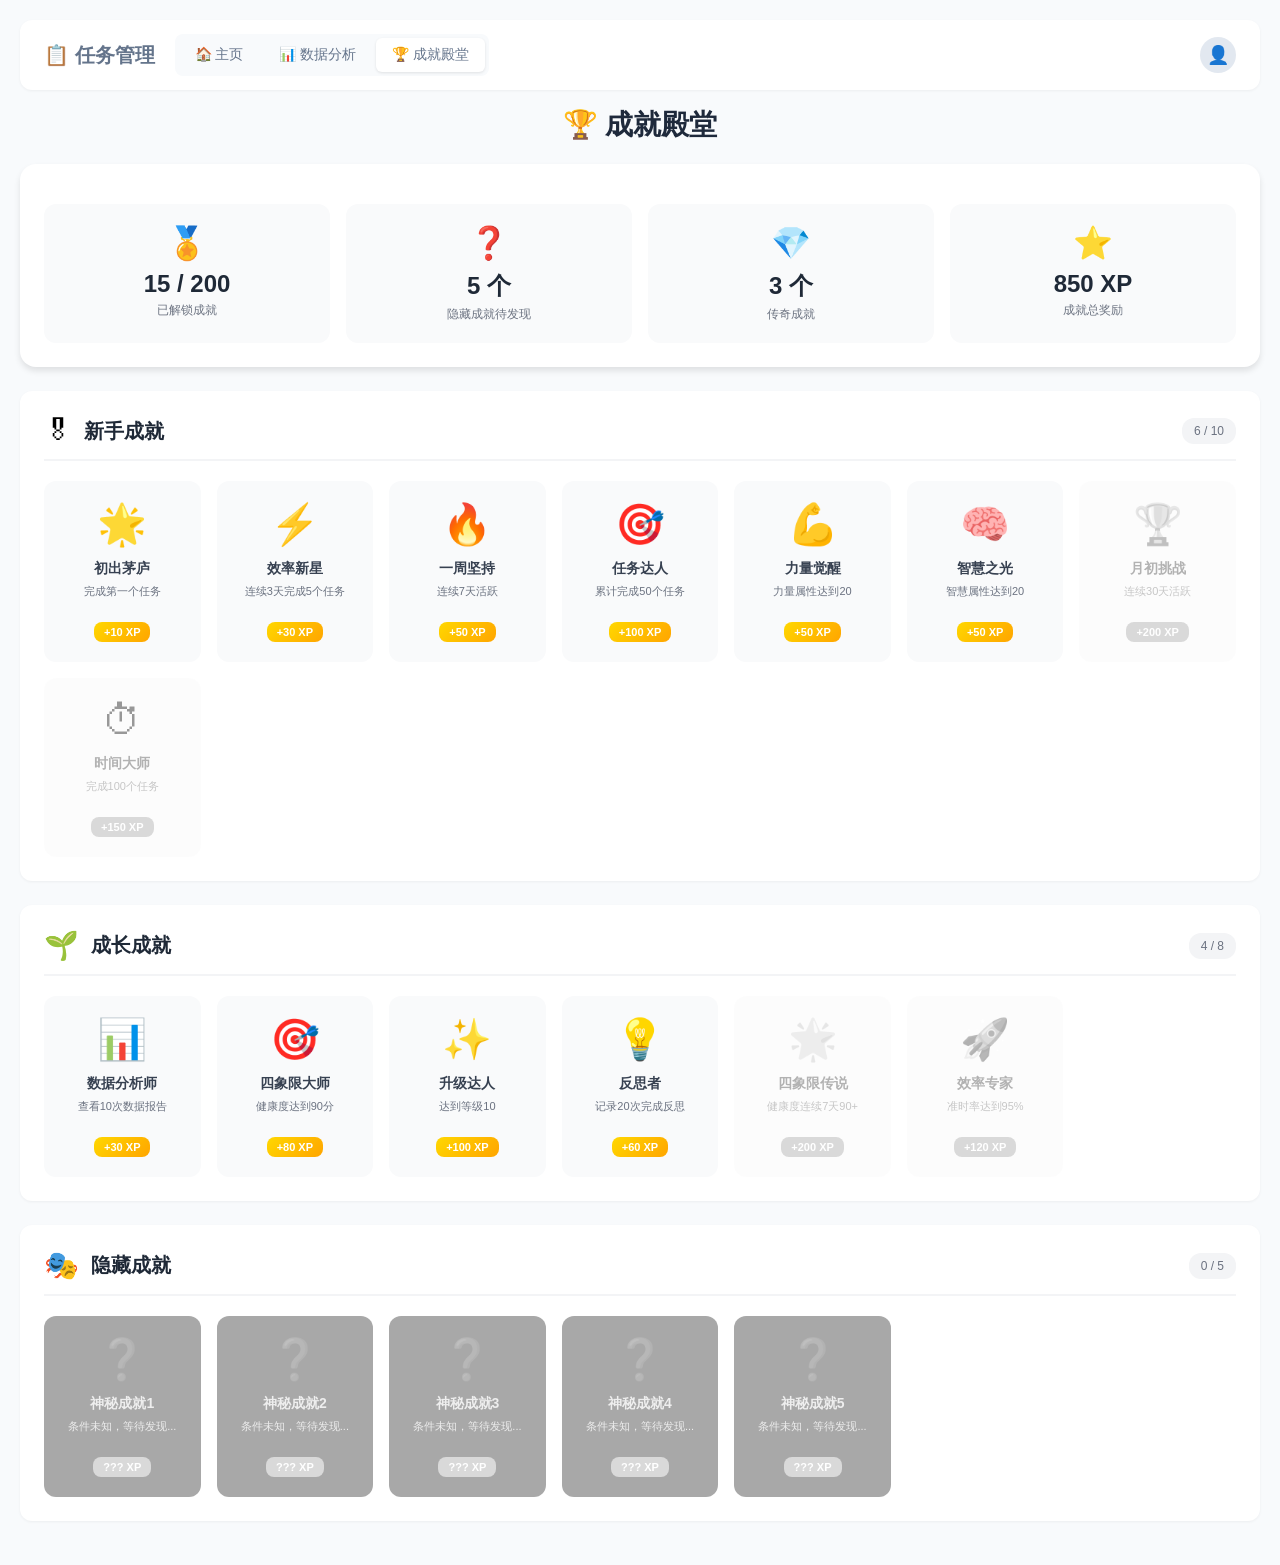
<file: docs/design/prototypes/achievements.html>
<!DOCTYPE html>
<html lang="zh-CN">
<head>
    <meta charset="UTF-8">
    <meta name="viewport" content="width=device-width, initial-scale=1.0">
    <title>游戏化待办系统 - 成就殿堂</title>
    <style>
        * {
            margin: 0;
            padding: 0;
            box-sizing: border-box;
        }

        body {
            font-family: -apple-system, BlinkMacSystemFont, "Segoe UI", Roboto, "Helvetica Neue", Arial, sans-serif;
            background: #f8fafc;
            min-height: 100vh;
            padding: 20px;
        }

        .container {
            max-width: 1400px;
            margin: 0 auto;
        }

        /* Header */
        .header {
            background: white;
            border-radius: 12px;
            padding: 14px 24px;
            margin-bottom: 16px;
            box-shadow: 0 1px 3px rgba(0, 0, 0, 0.05);
            display: flex;
            justify-content: space-between;
            align-items: center;
            flex-wrap: wrap;
            gap: 12px;
        }

        .header-left {
            display: flex;
            align-items: center;
            gap: 20px;
            flex-wrap: wrap;
        }

        .logo {
            font-size: 20px;
            font-weight: 600;
            color: #64748b;
        }

        /* 导航菜单 */
        .nav-menu {
            display: flex;
            gap: 4px;
            background: #f8fafc;
            padding: 4px;
            border-radius: 8px;
        }

        .nav-item {
            padding: 8px 16px;
            border-radius: 6px;
            font-size: 14px;
            font-weight: 500;
            color: #64748b;
            text-decoration: none;
            transition: all 0.2s;
            cursor: pointer;
            display: flex;
            align-items: center;
            gap: 6px;
        }

        .nav-item:hover {
            background: white;
            color: #475569;
            box-shadow: 0 1px 3px rgba(0, 0, 0, 0.05);
        }

        .nav-item.active {
            background: white;
            color: #64748b;
            box-shadow: 0 1px 3px rgba(0, 0, 0, 0.1);
        }

        .user-menu {
            width: 36px;
            height: 36px;
            border-radius: 50%;
            background: #e2e8f0;
            display: flex;
            align-items: center;
            justify-content: center;
            color: #64748b;
            font-size: 18px;
            cursor: pointer;
        }

        .page-title {
            color: #1e293b;
            font-size: 28px;
            font-weight: 600;
            margin-bottom: 20px;
            text-align: center;
        }

        /* Achievement Overview */
        .overview-card {
            background: white;
            border-radius: 16px;
            padding: 24px;
            margin-bottom: 24px;
            box-shadow: 0 4px 6px rgba(0, 0, 0, 0.1);
        }

        .overview-stats {
            display: grid;
            grid-template-columns: repeat(auto-fit, minmax(200px, 1fr));
            gap: 16px;
            margin-top: 16px;
        }

        .stat-box {
            text-align: center;
            padding: 20px;
            background: #f9fafb;
            border-radius: 12px;
        }

        .stat-icon {
            font-size: 32px;
            margin-bottom: 8px;
        }

        .stat-value {
            font-size: 24px;
            font-weight: bold;
            color: #1f2937;
            margin-bottom: 4px;
        }

        .stat-label {
            font-size: 12px;
            color: #6b7280;
        }

        /* Achievement Category */
        .category {
            background: white;
            border-radius: 12px;
            padding: 24px;
            margin-bottom: 24px;
            box-shadow: 0 1px 3px rgba(0, 0, 0, 0.05);
        }

        .category-header {
            display: flex;
            align-items: center;
            gap: 12px;
            margin-bottom: 20px;
            padding-bottom: 12px;
            border-bottom: 2px solid #f3f4f6;
        }

        .category-icon {
            font-size: 28px;
        }

        .category-title {
            font-size: 20px;
            font-weight: bold;
            color: #1f2937;
        }

        .category-count {
            margin-left: auto;
            background: #f3f4f6;
            padding: 6px 12px;
            border-radius: 12px;
            font-size: 12px;
            color: #6b7280;
        }

        /* Achievement Grid */
        .achievement-grid {
            display: grid;
            grid-template-columns: repeat(auto-fill, minmax(150px, 1fr));
            gap: 16px;
        }

        .achievement-card {
            background: #f9fafb;
            border-radius: 12px;
            padding: 20px;
            text-align: center;
            transition: all 0.3s;
            cursor: pointer;
            position: relative;
            overflow: hidden;
        }

        .achievement-card::before {
            content: '';
            position: absolute;
            top: 0;
            left: -100%;
            width: 100%;
            height: 100%;
            background: linear-gradient(90deg, transparent, rgba(255,255,255,0.8), transparent);
            transition: left 0.5s;
        }

        .achievement-card:hover::before {
            left: 100%;
        }

        .achievement-card:hover {
            transform: translateY(-4px);
            box-shadow: 0 8px 16px rgba(0, 0, 0, 0.1);
        }

        .achievement-card.locked {
            opacity: 0.4;
            filter: grayscale(100%);
        }

        .achievement-icon {
            font-size: 40px;
            margin-bottom: 12px;
        }

        .achievement-name {
            font-size: 14px;
            font-weight: 600;
            color: #374151;
            margin-bottom: 6px;
        }

        .achievement-desc {
            font-size: 11px;
            color: #6b7280;
            margin-bottom: 8px;
            min-height: 30px;
        }

        .achievement-xp {
            display: inline-block;
            background: linear-gradient(135deg, #ffd700, #ffa500);
            color: white;
            padding: 4px 10px;
            border-radius: 8px;
            font-size: 11px;
            font-weight: bold;
        }

        .achievement-card.locked .achievement-xp {
            background: #9ca3af;
        }

        .progress-ring {
            position: absolute;
            top: 8px;
            right: 8px;
            width: 24px;
            height: 24px;
        }

        /* Hidden Achievement */
        .hidden-achievement {
            background: #1f2937;
            color: white;
        }

        .hidden-achievement .achievement-name,
        .hidden-achievement .achievement-desc {
            color: #d1d5db;
        }

        .hidden-achievement .achievement-icon {
            opacity: 0.6;
        }

        /* Responsive */
        @media (max-width: 640px) {
            .header {
                flex-direction: column;
                gap: 12px;
            }

            .header-left {
                width: 100%;
                justify-content: space-between;
            }

            .nav-links {
                width: 100%;
                justify-content: space-around;
            }

            .achievement-grid {
                grid-template-columns: repeat(2, 1fr);
            }

            .page-title {
                font-size: 24px;
            }

            .overview-stats {
                grid-template-columns: 1fr;
            }
        }

        /* Animation */
        @keyframes fadeIn {
            from {
                opacity: 0;
                transform: translateY(20px);
            }
            to {
                opacity: 1;
                transform: translateY(0);
            }
        }

        .category {
            animation: fadeIn 0.5s ease-out;
        }
    </style>
</head>
<body>
    <div class="container">
        <!-- Header -->
        <div class="header">
            <div class="header-left">
                <div class="logo">📋 任务管理</div>
                <nav class="nav-menu">
                    <a href="home.html" class="nav-item">🏠 主页</a>
                    <a href="analytics.html" class="nav-item">📊 数据分析</a>
                    <a href="achievements.html" class="nav-item active">🏆 成就殿堂</a>
                </nav>
            </div>
            <div class="user-menu">👤</div>
        </div>

        <!-- Page Title -->
        <h1 class="page-title">🏆 成就殿堂</h1>

        <!-- Overview -->
        <div class="overview-card">
            <div class="overview-stats">
                <div class="stat-box">
                    <div class="stat-icon">🏅</div>
                    <div class="stat-value">15 / 200</div>
                    <div class="stat-label">已解锁成就</div>
                </div>
                <div class="stat-box">
                    <div class="stat-icon">❓</div>
                    <div class="stat-value">5 个</div>
                    <div class="stat-label">隐藏成就待发现</div>
                </div>
                <div class="stat-box">
                    <div class="stat-icon">💎</div>
                    <div class="stat-value">3 个</div>
                    <div class="stat-label">传奇成就</div>
                </div>
                <div class="stat-box">
                    <div class="stat-icon">⭐</div>
                    <div class="stat-value">850 XP</div>
                    <div class="stat-label">成就总奖励</div>
                </div>
            </div>
        </div>

        <!-- Beginner Achievements -->
        <div class="category" style="animation-delay: 0.1s;">
            <div class="category-header">
                <span class="category-icon">🎖</span>
                <span class="category-title">新手成就</span>
                <span class="category-count">6 / 10</span>
            </div>
            <div class="achievement-grid">
                <div class="achievement-card">
                    <div class="achievement-icon">🌟</div>
                    <div class="achievement-name">初出茅庐</div>
                    <div class="achievement-desc">完成第一个任务</div>
                    <span class="achievement-xp">+10 XP</span>
                </div>

                <div class="achievement-card">
                    <div class="achievement-icon">⚡</div>
                    <div class="achievement-name">效率新星</div>
                    <div class="achievement-desc">连续3天完成5个任务</div>
                    <span class="achievement-xp">+30 XP</span>
                </div>

                <div class="achievement-card">
                    <div class="achievement-icon">🔥</div>
                    <div class="achievement-name">一周坚持</div>
                    <div class="achievement-desc">连续7天活跃</div>
                    <span class="achievement-xp">+50 XP</span>
                </div>

                <div class="achievement-card">
                    <div class="achievement-icon">🎯</div>
                    <div class="achievement-name">任务达人</div>
                    <div class="achievement-desc">累计完成50个任务</div>
                    <span class="achievement-xp">+100 XP</span>
                </div>

                <div class="achievement-card">
                    <div class="achievement-icon">💪</div>
                    <div class="achievement-name">力量觉醒</div>
                    <div class="achievement-desc">力量属性达到20</div>
                    <span class="achievement-xp">+50 XP</span>
                </div>

                <div class="achievement-card">
                    <div class="achievement-icon">🧠</div>
                    <div class="achievement-name">智慧之光</div>
                    <div class="achievement-desc">智慧属性达到20</div>
                    <span class="achievement-xp">+50 XP</span>
                </div>

                <!-- Locked Achievements -->
                <div class="achievement-card locked">
                    <div class="achievement-icon">🏆</div>
                    <div class="achievement-name">月初挑战</div>
                    <div class="achievement-desc">连续30天活跃</div>
                    <span class="achievement-xp">+200 XP</span>
                </div>

                <div class="achievement-card locked">
                    <div class="achievement-icon">⏱</div>
                    <div class="achievement-name">时间大师</div>
                    <div class="achievement-desc">完成100个任务</div>
                    <span class="achievement-xp">+150 XP</span>
                </div>
            </div>
        </div>

        <!-- Growth Achievements -->
        <div class="category" style="animation-delay: 0.2s;">
            <div class="category-header">
                <span class="category-icon">🌱</span>
                <span class="category-title">成长成就</span>
                <span class="category-count">4 / 8</span>
            </div>
            <div class="achievement-grid">
                <div class="achievement-card">
                    <div class="achievement-icon">📊</div>
                    <div class="achievement-name">数据分析师</div>
                    <div class="achievement-desc">查看10次数据报告</div>
                    <span class="achievement-xp">+30 XP</span>
                </div>

                <div class="achievement-card">
                    <div class="achievement-icon">🎯</div>
                    <div class="achievement-name">四象限大师</div>
                    <div class="achievement-desc">健康度达到90分</div>
                    <span class="achievement-xp">+80 XP</span>
                </div>

                <div class="achievement-card">
                    <div class="achievement-icon">✨</div>
                    <div class="achievement-name">升级达人</div>
                    <div class="achievement-desc">达到等级10</div>
                    <span class="achievement-xp">+100 XP</span>
                </div>

                <div class="achievement-card">
                    <div class="achievement-icon">💡</div>
                    <div class="achievement-name">反思者</div>
                    <div class="achievement-desc">记录20次完成反思</div>
                    <span class="achievement-xp">+60 XP</span>
                </div>

                <!-- Locked -->
                <div class="achievement-card locked">
                    <div class="achievement-icon">🌟</div>
                    <div class="achievement-name">四象限传说</div>
                    <div class="achievement-desc">健康度连续7天90+</div>
                    <span class="achievement-xp">+200 XP</span>
                </div>

                <div class="achievement-card locked">
                    <div class="achievement-icon">🚀</div>
                    <div class="achievement-name">效率专家</div>
                    <div class="achievement-desc">准时率达到95%</div>
                    <span class="achievement-xp">+120 XP</span>
                </div>
            </div>
        </div>

        <!-- Hidden Achievements -->
        <div class="category" style="animation-delay: 0.3s;">
            <div class="category-header">
                <span class="category-icon">🎭</span>
                <span class="category-title">隐藏成就</span>
                <span class="category-count">0 / 5</span>
            </div>
            <div class="achievement-grid">
                <div class="achievement-card hidden-achievement locked">
                    <div class="achievement-icon">❓</div>
                    <div class="achievement-name">神秘成就1</div>
                    <div class="achievement-desc">条件未知，等待发现...</div>
                    <span class="achievement-xp">??? XP</span>
                </div>

                <div class="achievement-card hidden-achievement locked">
                    <div class="achievement-icon">❓</div>
                    <div class="achievement-name">神秘成就2</div>
                    <div class="achievement-desc">条件未知，等待发现...</div>
                    <span class="achievement-xp">??? XP</span>
                </div>

                <div class="achievement-card hidden-achievement locked">
                    <div class="achievement-icon">❓</div>
                    <div class="achievement-name">神秘成就3</div>
                    <div class="achievement-desc">条件未知，等待发现...</div>
                    <span class="achievement-xp">??? XP</span>
                </div>

                <div class="achievement-card hidden-achievement locked">
                    <div class="achievement-icon">❓</div>
                    <div class="achievement-name">神秘成就4</div>
                    <div class="achievement-desc">条件未知，等待发现...</div>
                    <span class="achievement-xp">??? XP</span>
                </div>

                <div class="achievement-card hidden-achievement locked">
                    <div class="achievement-icon">❓</div>
                    <div class="achievement-name">神秘成就5</div>
                    <div class="achievement-desc">条件未知，等待发现...</div>
                    <span class="achievement-xp">??? XP</span>
                </div>
            </div>
        </div>
    </div>
</body>
</html>
</file>
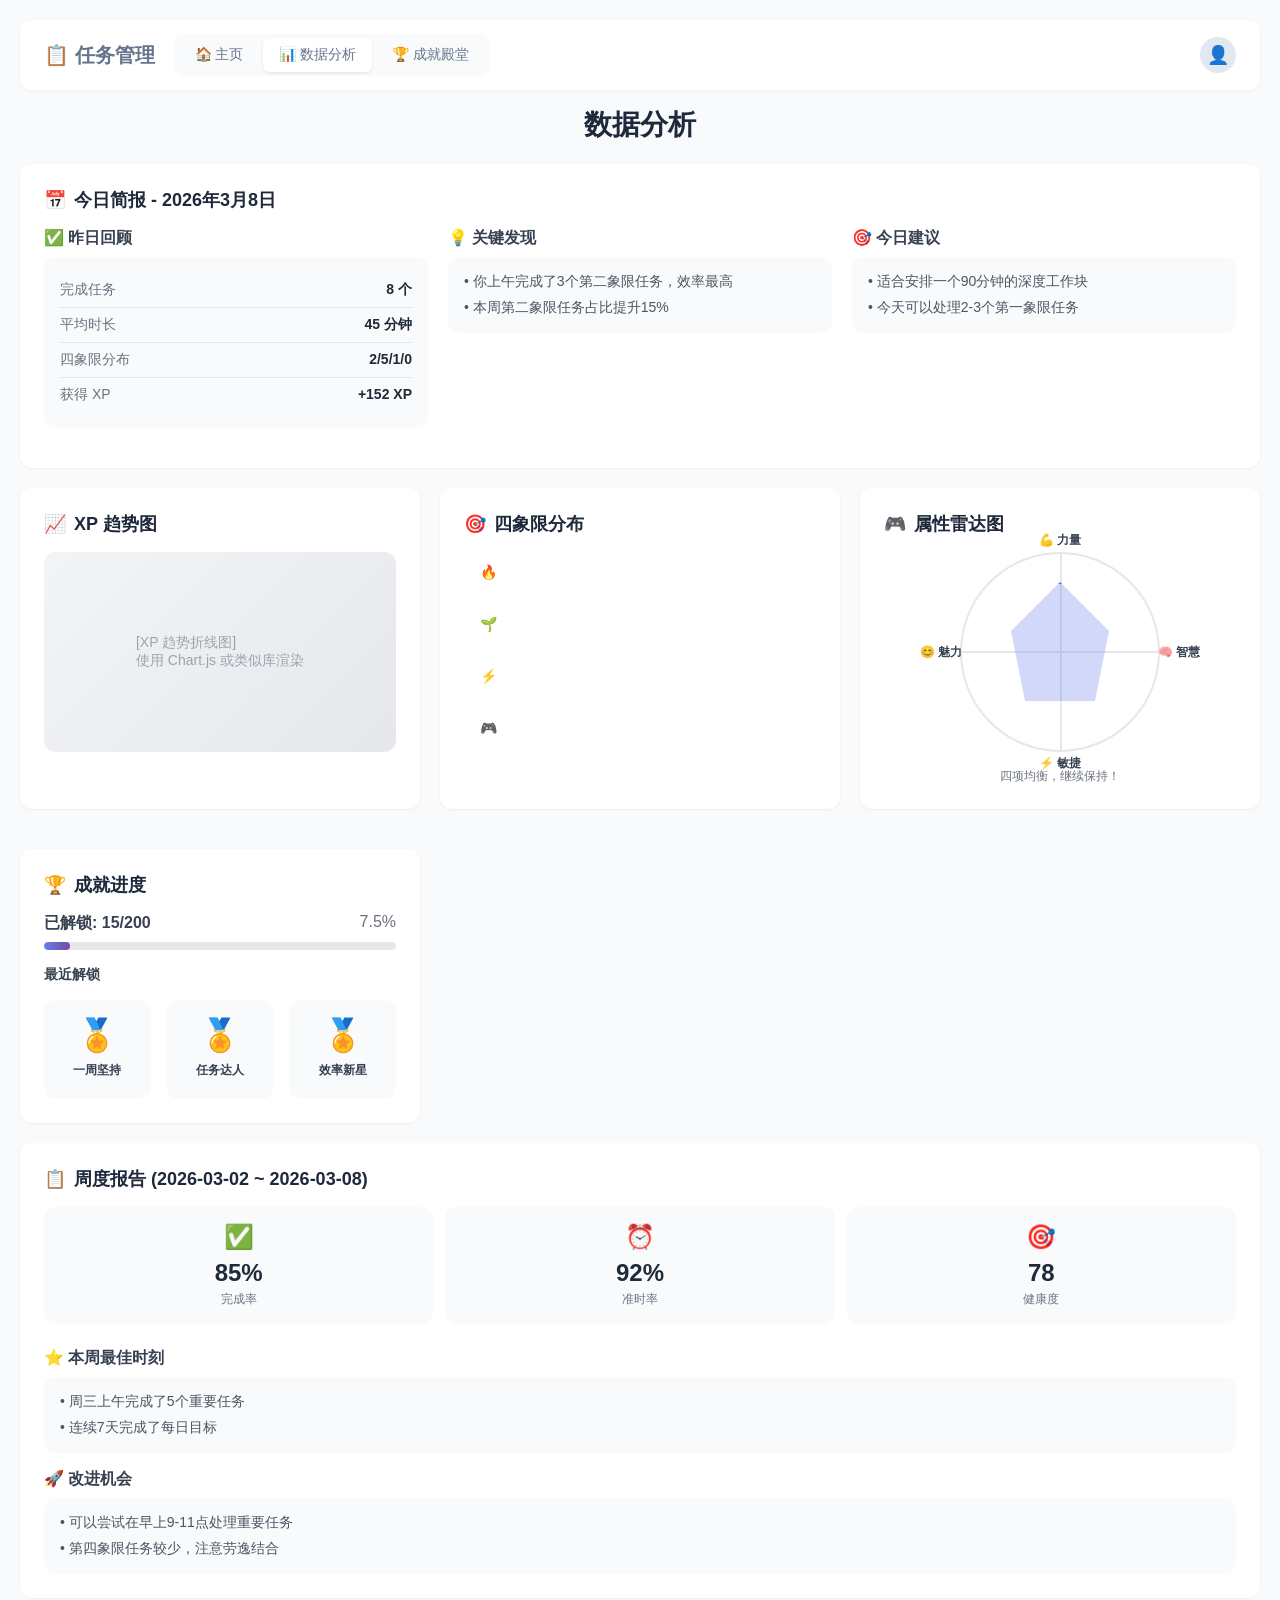
<file: docs/design/prototypes/analytics.html>
<!DOCTYPE html>
<html lang="zh-CN">
<head>
    <meta charset="UTF-8">
    <meta name="viewport" content="width=device-width, initial-scale=1.0">
    <title>游戏化待办系统 - 数据分析</title>
    <style>
        * {
            margin: 0;
            padding: 0;
            box-sizing: border-box;
        }

        body {
            font-family: -apple-system, BlinkMacSystemFont, "Segoe UI", Roboto, "Helvetica Neue", Arial, sans-serif;
            background: #f8fafc;
            min-height: 100vh;
            padding: 20px;
        }

        .container {
            max-width: 1400px;
            margin: 0 auto;
        }

        /* Header */
        .header {
            background: white;
            border-radius: 12px;
            padding: 14px 24px;
            margin-bottom: 16px;
            box-shadow: 0 1px 3px rgba(0, 0, 0, 0.05);
            display: flex;
            justify-content: space-between;
            align-items: center;
            flex-wrap: wrap;
            gap: 12px;
        }

        .header-left {
            display: flex;
            align-items: center;
            gap: 20px;
            flex-wrap: wrap;
        }

        .logo {
            font-size: 20px;
            font-weight: 600;
            color: #64748b;
        }

        /* 导航菜单 */
        .nav-menu {
            display: flex;
            gap: 4px;
            background: #f8fafc;
            padding: 4px;
            border-radius: 8px;
        }

        .nav-item {
            padding: 8px 16px;
            border-radius: 6px;
            font-size: 14px;
            font-weight: 500;
            color: #64748b;
            text-decoration: none;
            transition: all 0.2s;
            cursor: pointer;
            display: flex;
            align-items: center;
            gap: 6px;
        }

        .nav-item:hover {
            background: white;
            color: #475569;
            box-shadow: 0 1px 3px rgba(0, 0, 0, 0.05);
        }

        .nav-item.active {
            background: white;
            color: #64748b;
            box-shadow: 0 1px 3px rgba(0, 0, 0, 0.1);
        }

        .user-menu {
            width: 36px;
            height: 36px;
            border-radius: 50%;
            background: #e2e8f0;
            display: flex;
            align-items: center;
            justify-content: center;
            color: #64748b;
            font-size: 18px;
            cursor: pointer;
        }

        .page-title {
            color: #1e293b;
            font-size: 28px;
            font-weight: 600;
            margin-bottom: 20px;
            text-align: center;
        }

        /* Cards */
        .card {
            background: white;
            border-radius: 12px;
            padding: 24px;
            margin-bottom: 20px;
            box-shadow: 0 1px 3px rgba(0, 0, 0, 0.05);
        }

        .card-title {
            font-size: 18px;
            font-weight: 600;
            color: #1e293b;
            margin-bottom: 16px;
            display: flex;
            align-items: center;
            gap: 8px;
        }

        /* Grid Layout */
        .grid {
            display: grid;
            grid-template-columns: repeat(auto-fit, minmax(300px, 1fr));
            gap: 20px;
        }

        /* Daily Report */
        .report-section {
            margin-bottom: 16px;
        }

        .report-label {
            font-weight: 600;
            color: #374151;
            margin-bottom: 8px;
            display: flex;
            align-items: center;
            gap: 8px;
        }

        .report-content {
            background: #f9fafb;
            border-radius: 12px;
            padding: 16px;
            font-size: 14px;
            color: #4b5563;
        }

        .stat-row {
            display: flex;
            justify-content: space-between;
            padding: 8px 0;
            border-bottom: 1px solid #e5e7eb;
        }

        .stat-row:last-child {
            border-bottom: none;
        }

        .stat-label {
            color: #6b7280;
        }

        .stat-value {
            font-weight: 600;
            color: #1f2937;
        }

        /* Chart placeholders */
        .chart-placeholder {
            height: 200px;
            background: linear-gradient(135deg, #f3f4f6, #e5e7eb);
            border-radius: 12px;
            display: flex;
            align-items: center;
            justify-content: center;
            color: #9ca3af;
            font-size: 14px;
            margin-top: 16px;
        }

        /* Progress Bar */
        .progress-container {
            margin-top: 12px;
        }

        .progress-bar {
            height: 8px;
            background: #e5e7eb;
            border-radius: 4px;
            overflow: hidden;
        }

        .progress-fill {
            height: 100%;
            background: linear-gradient(90deg, #667eea, #764ba2);
            border-radius: 4px;
            transition: width 0.5s;
        }

        /* Achievement Grid */
        .achievement-grid {
            display: grid;
            grid-template-columns: repeat(auto-fill, minmax(120px, 1fr));
            gap: 16px;
            margin-top: 16px;
        }

        .achievement-item {
            text-align: center;
            padding: 16px;
            background: #f9fafb;
            border-radius: 12px;
            transition: transform 0.3s;
            cursor: pointer;
        }

        .achievement-item:hover {
            transform: translateY(-4px);
        }

        .achievement-icon {
            font-size: 32px;
            margin-bottom: 8px;
        }

        .achievement-name {
            font-size: 12px;
            font-weight: 600;
            color: #374151;
            margin-bottom: 4px;
        }

        .achievement-desc {
            font-size: 10px;
            color: #6b7280;
        }

        .achievement-item.locked {
            opacity: 0.5;
        }

        /* Quadrant Distribution */
        .quadrant-dist {
            margin-top: 16px;
        }

        .quadrant-bar {
            height: 40px;
            border-radius: 8px;
            margin-bottom: 12px;
            display: flex;
            align-items: center;
            padding: 0 16px;
            color: white;
            font-weight: 600;
            font-size: 14px;
            position: relative;
            overflow: hidden;
        }

        .quadrant-bar::before {
            content: '';
            position: absolute;
            top: 0;
            left: -100%;
            width: 100%;
            height: 100%;
            background: linear-gradient(90deg, transparent, rgba(255,255,255,0.3), transparent);
            animation: shimmer 2s infinite;
        }

        @keyframes shimmer {
            100% { left: 100%; }
        }

        .q1-bar {
            background: linear-gradient(90deg, #ef4444, #dc2626);
            width: 22%;
        }

        .q2-bar {
            background: linear-gradient(90deg, #3b82f6, #2563eb);
            width: 48%;
        }

        .q3-bar {
            background: linear-gradient(90deg, #f59e0b, #d97706);
            width: 20%;
        }

        .q4-bar {
            background: linear-gradient(90deg, #10b981, #059669);
            width: 10%;
        }

        /* Radar Chart Placeholder */
        .radar-chart {
            position: relative;
            width: 200px;
            height: 200px;
            margin: 16px auto;
        }

        .radar-bg {
            position: absolute;
            width: 100%;
            height: 100%;
            border-radius: 50%;
            border: 2px solid #e5e7eb;
        }

        .radar-axis {
            position: absolute;
            width: 2px;
            height: 50%;
            background: #e5e7eb;
            left: 50%;
            top: 0;
            transform-origin: bottom center;
        }

        .radar-axis:nth-child(2) { transform: rotate(90deg); }
        .radar-axis:nth-child(3) { transform: rotate(180deg); }
        .radar-axis:nth-child(4) { transform: rotate(270deg); }

        .radar-shape {
            position: absolute;
            width: 70%;
            height: 70%;
            top: 15%;
            left: 15%;
            background: rgba(102, 126, 234, 0.3);
            border: 2px solid #667eea;
            clip-path: polygon(50% 0%, 85% 35%, 75% 85%, 25% 85%, 15% 35%);
        }

        .radar-label {
            position: absolute;
            font-size: 12px;
            font-weight: 600;
            color: #374151;
        }

        .radar-label.top { top: -20px; left: 50%; transform: translateX(-50%); }
        .radar-label.right { right: -40px; top: 50%; transform: translateY(-50%); }
        .radar-label.bottom { bottom: -20px; left: 50%; transform: translateX(-50%); }
        .radar-label.left { left: -40px; top: 50%; transform: translateY(-50%); }

        /* Weekly Report */
        .metric-grid {
            display: grid;
            grid-template-columns: repeat(3, 1fr);
            gap: 12px;
            margin-top: 16px;
        }

        .metric-card {
            background: #f9fafb;
            border-radius: 12px;
            padding: 16px;
            text-align: center;
        }

        .metric-icon {
            font-size: 24px;
            margin-bottom: 8px;
        }

        .metric-value {
            font-size: 24px;
            font-weight: bold;
            color: #1f2937;
            margin-bottom: 4px;
        }

        .metric-label {
            font-size: 12px;
            color: #6b7280;
        }

        /* Responsive */
        @media (max-width: 640px) {
            .grid {
                grid-template-columns: 1fr;
            }

            .metric-grid {
                grid-template-columns: 1fr;
            }

            .achievement-grid {
                grid-template-columns: repeat(2, 1fr);
            }

            .header {
                padding: 16px;
            }

            .page-title {
                font-size: 24px;
            }
        }
    </style>
</head>
<body>
    <div class="container">
        <!-- Header -->
        <div class="header">
            <div class="header-left">
                <div class="logo">📋 任务管理</div>
                <nav class="nav-menu">
                    <a href="home.html" class="nav-item">🏠 主页</a>
                    <a href="analytics.html" class="nav-item active">📊 数据分析</a>
                    <a href="achievements.html" class="nav-item">🏆 成就殿堂</a>
                </nav>
            </div>
            <div class="user-menu">👤</div>
        </div>

        <!-- Page Title -->
        <h1 class="page-title">数据分析</h1>

        <!-- Daily Report -->
        <div class="card">
            <div class="card-title">
                <span>📅</span> 今日简报 - 2026年3月8日
            </div>

            <div class="grid">
                <div class="report-section">
                    <div class="report-label">✅ 昨日回顾</div>
                    <div class="report-content">
                        <div class="stat-row">
                            <span class="stat-label">完成任务</span>
                            <span class="stat-value">8 个</span>
                        </div>
                        <div class="stat-row">
                            <span class="stat-label">平均时长</span>
                            <span class="stat-value">45 分钟</span>
                        </div>
                        <div class="stat-row">
                            <span class="stat-label">四象限分布</span>
                            <span class="stat-value">2/5/1/0</span>
                        </div>
                        <div class="stat-row">
                            <span class="stat-label">获得 XP</span>
                            <span class="stat-value">+152 XP</span>
                        </div>
                    </div>
                </div>

                <div class="report-section">
                    <div class="report-label">💡 关键发现</div>
                    <div class="report-content">
                        <p style="margin-bottom: 8px;">• 你上午完成了3个第二象限任务，效率最高</p>
                        <p>• 本周第二象限任务占比提升15%</p>
                    </div>
                </div>

                <div class="report-section">
                    <div class="report-label">🎯 今日建议</div>
                    <div class="report-content">
                        <p style="margin-bottom: 8px;">• 适合安排一个90分钟的深度工作块</p>
                        <p>• 今天可以处理2-3个第一象限任务</p>
                    </div>
                </div>
            </div>
        </div>

        <!-- Charts Grid -->
        <div class="grid">
            <!-- XP Trend -->
            <div class="card">
                <div class="card-title">
                    <span>📈</span> XP 趋势图
                </div>
                <div class="chart-placeholder">
                    [XP 趋势折线图]<br>使用 Chart.js 或类似库渲染
                </div>
            </div>

            <!-- Quadrant Distribution -->
            <div class="card">
                <div class="card-title">
                    <span>🎯</span> 四象限分布
                </div>
                <div class="quadrant-dist">
                    <div class="quadrant-bar q1">
                        🔥 Q1: 22%
                    </div>
                    <div class="quadrant-bar q2">
                        🌱 Q2: 48%
                    </div>
                    <div class="quadrant-bar q3">
                        ⚡ Q3: 20%
                    </div>
                    <div class="quadrant-bar q4">
                        🎮 Q4: 10%
                    </div>
                </div>
            </div>

            <!-- Attribute Radar -->
            <div class="card">
                <div class="card-title">
                    <span>🎮</span> 属性雷达图
                </div>
                <div class="radar-chart">
                    <div class="radar-bg"></div>
                    <div class="radar-axis"></div>
                    <div class="radar-axis"></div>
                    <div class="radar-axis"></div>
                    <div class="radar-axis"></div>
                    <div class="radar-shape"></div>
                    <div class="radar-label top">💪 力量</div>
                    <div class="radar-label right">🧠 智慧</div>
                    <div class="radar-label bottom">⚡ 敏捷</div>
                    <div class="radar-label left">😊 魅力</div>
                </div>
                <div style="text-align: center; font-size: 12px; color: #6b7280; margin-top: 12px;">
                    四项均衡，继续保持！
                </div>
            </div>

            <!-- Achievement Progress -->
            <div class="card">
                <div class="card-title">
                    <span>🏆</span> 成就进度
                </div>
                <div style="margin-bottom: 16px;">
                    <div style="display: flex; justify-content: space-between; margin-bottom: 8px;">
                        <span style="font-weight: 600; color: #374151;">已解锁: 15/200</span>
                        <span style="color: #6b7280;">7.5%</span>
                    </div>
                    <div class="progress-bar">
                        <div class="progress-fill" style="width: 7.5%;"></div>
                    </div>
                </div>
                <div style="margin-top: 16px;">
                    <div style="font-size: 14px; font-weight: 600; color: #374151; margin-bottom: 8px;">
                        最近解锁
                    </div>
                    <div class="achievement-grid" style="grid-template-columns: repeat(3, 1fr);">
                        <div class="achievement-item">
                            <div class="achievement-icon">🏅</div>
                            <div class="achievement-name">一周坚持</div>
                        </div>
                        <div class="achievement-item">
                            <div class="achievement-icon">🏅</div>
                            <div class="achievement-name">任务达人</div>
                        </div>
                        <div class="achievement-item">
                            <div class="achievement-icon">🏅</div>
                            <div class="achievement-name">效率新星</div>
                        </div>
                    </div>
                </div>
            </div>
        </div>

        <!-- Weekly Report -->
        <div class="card">
            <div class="card-title">
                <span>📋</span> 周度报告 (2026-03-02 ~ 2026-03-08)
            </div>

            <div class="metric-grid">
                <div class="metric-card">
                    <div class="metric-icon">✅</div>
                    <div class="metric-value">85%</div>
                    <div class="metric-label">完成率</div>
                </div>
                <div class="metric-card">
                    <div class="metric-icon">⏰</div>
                    <div class="metric-value">92%</div>
                    <div class="metric-label">准时率</div>
                </div>
                <div class="metric-card">
                    <div class="metric-icon">🎯</div>
                    <div class="metric-value">78</div>
                    <div class="metric-label">健康度</div>
                </div>
            </div>

            <div style="margin-top: 24px;">
                <div class="report-label">⭐ 本周最佳时刻</div>
                <div class="report-content">
                    <p style="margin-bottom: 8px;">• 周三上午完成了5个重要任务</p>
                    <p>• 连续7天完成了每日目标</p>
                </div>
            </div>

            <div style="margin-top: 16px;">
                <div class="report-label">🚀 改进机会</div>
                <div class="report-content">
                    <p style="margin-bottom: 8px;">• 可以尝试在早上9-11点处理重要任务</p>
                    <p>• 第四象限任务较少，注意劳逸结合</p>
                </div>
            </div>
        </div>
    </div>
</body>
</html>
</file>
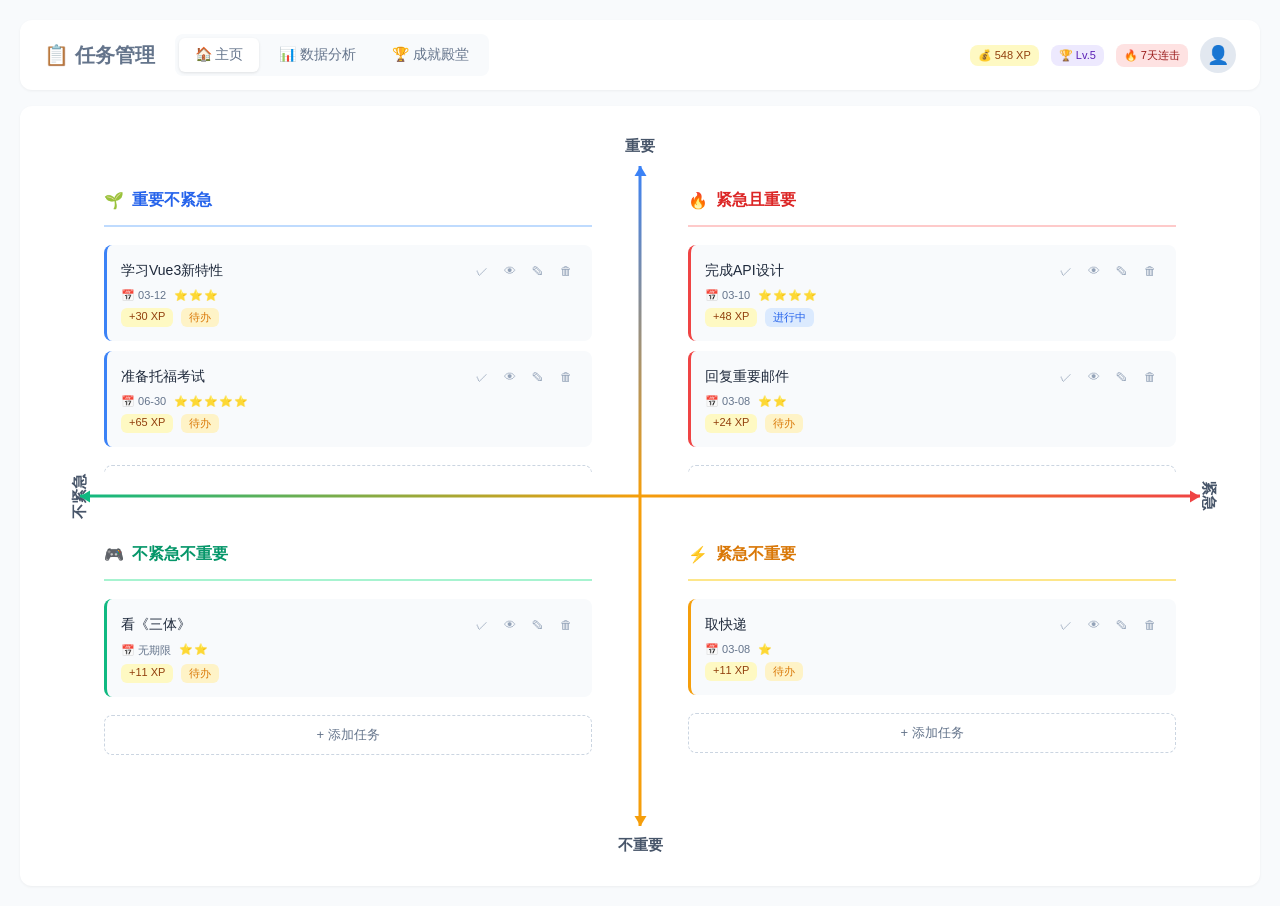
<file: docs/design/prototypes/home.html>
<!DOCTYPE html>
<html lang="zh-CN">
<head>
    <meta charset="UTF-8">
    <meta name="viewport" content="width=device-width, initial-scale=1.0">
    <title>游戏化待办系统 - 主页</title>
    <style>
        * {
            margin: 0;
            padding: 0;
            box-sizing: border-box;
        }

        body {
            font-family: -apple-system, BlinkMacSystemFont, "Segoe UI", Roboto, "Helvetica Neue", Arial, sans-serif;
            background: #f8fafc;
            min-height: 100vh;
            padding: 20px;
        }

        .container {
            max-width: 1400px;
            margin: 0 auto;
        }

        /* Header - 简约清新 */
        .header {
            background: white;
            border-radius: 12px;
            padding: 14px 24px;
            margin-bottom: 16px;
            box-shadow: 0 1px 3px rgba(0, 0, 0, 0.05);
            display: flex;
            justify-content: space-between;
            align-items: center;
            flex-wrap: wrap;
            gap: 12px;
        }

        .header-left {
            display: flex;
            align-items: center;
            gap: 20px;
            flex-wrap: wrap;
        }

        .logo {
            font-size: 20px;
            font-weight: 600;
            color: #64748b;
            display: flex;
            align-items: center;
            gap: 8px;
        }

        /* 导航菜单 */
        .nav-menu {
            display: flex;
            gap: 4px;
            background: #f8fafc;
            padding: 4px;
            border-radius: 8px;
        }

        .nav-item {
            padding: 8px 16px;
            border-radius: 6px;
            font-size: 14px;
            font-weight: 500;
            color: #64748b;
            text-decoration: none;
            transition: all 0.2s;
            cursor: pointer;
            display: flex;
            align-items: center;
            gap: 6px;
        }

        .nav-item:hover {
            background: white;
            color: #475569;
            box-shadow: 0 1px 3px rgba(0, 0, 0, 0.05);
        }

        .nav-item.active {
            background: white;
            color: #64748b;
            box-shadow: 0 1px 3px rgba(0, 0, 0, 0.1);
        }

        .header-right {
            display: flex;
            align-items: center;
            gap: 12px;
        }

        .stat-item {
            display: flex;
            align-items: center;
            gap: 6px;
            padding: 6px 12px;
            background: #f1f5f9;
            border-radius: 8px;
            font-size: 13px;
            font-weight: 500;
            color: #475569;
            transition: all 0.2s;
        }

        .stat-item:hover {
            background: #e2e8f0;
        }

        .stat-item.xp {
            background: #fef9c3;
            color: #92400e;
        }

        .stat-item.level {
            background: #ede9fe;
            color: #5b21b6;
        }

        .stat-item.streak {
            background: #fee2e2;
            color: #991b1b;
        }

        .user-menu {
            width: 36px;
            height: 36px;
            border-radius: 50%;
            background: #e2e8f0;
            display: flex;
            align-items: center;
            justify-content: center;
            color: #64748b;
            font-size: 18px;
            cursor: pointer;
            transition: all 0.2s;
        }

        .user-menu:hover {
            background: #cbd5e1;
        }

        /* Quadrant Container - 坐标轴布局（更大） */
        .quadrant-container {
            background: white;
            border-radius: 12px;
            padding: 60px;
            box-shadow: 0 1px 3px rgba(0, 0, 0, 0.05);
            position: relative;
            min-height: calc(100vh - 160px); /* 适应整个页面 */
        }

        /* Coordinate Axes - 渐变色线条 + 箭头 */
        .axis {
            position: absolute;
        }

        .axis-x {
            width: calc(100% - 120px);
            height: 3px;
            left: 60px;
            top: 50%;
            transform: translateY(-50%);
            background: linear-gradient(to right,
                #10b981 0%,   /* Q4 绿色 - 不紧急 */
                #f59e0b 50%,  /* Q3 黄色 - 中间 */
                #ef4444 100%  /* Q1 红色 - 紧急 */
            );
        }

        /* X轴右箭头 */
        .axis-x::after {
            content: '';
            position: absolute;
            right: 0;
            top: 50%;
            transform: translateY(-50%);
            width: 0;
            height: 0;
            border-left: 10px solid #ef4444;
            border-top: 6px solid transparent;
            border-bottom: 6px solid transparent;
        }

        /* X轴左箭头 */
        .axis-x::before {
            content: '';
            position: absolute;
            left: 0;
            top: 50%;
            transform: translateY(-50%);
            width: 0;
            height: 0;
            border-right: 10px solid #10b981;
            border-top: 6px solid transparent;
            border-bottom: 6px solid transparent;
        }

        .axis-y {
            width: 3px;
            height: calc(100% - 120px);
            left: 50%;
            top: 60px;
            transform: translateX(-50%);
            background: linear-gradient(to bottom,
                #3b82f6 0%,   /* Q2 蓝色 - 重要 */
                #f59e0b 50%,  /* Q3 黄色 - 中间 */
                #f59e0b 100%  /* Q3/Q4 黄色 - 不重要 */
            );
        }

        /* Y轴上箭头 */
        .axis-y::after {
            content: '';
            position: absolute;
            top: 0;
            left: 50%;
            transform: translateX(-50%);
            width: 0;
            height: 0;
            border-bottom: 10px solid #3b82f6;
            border-left: 6px solid transparent;
            border-right: 6px solid transparent;
        }

        /* Y轴下箭头 */
        .axis-y::before {
            content: '';
            position: absolute;
            bottom: 0;
            left: 50%;
            transform: translateX(-50%);
            width: 0;
            height: 0;
            border-top: 10px solid #f59e0b;
            border-left: 6px solid transparent;
            border-right: 6px solid transparent;
        }

        /* Axis Labels - 更大更清晰 */
        .axis-label {
            position: absolute;
            font-size: 15px;
            font-weight: 600;
            color: #475569;
            background: white;
            padding: 6px 12px;
        }

        .axis-label.top {
            top: 25px;
            left: 50%;
            transform: translateX(-50%);
        }

        .axis-label.bottom {
            bottom: 25px;
            left: 50%;
            transform: translateX(-50%);
        }

        .axis-label.left {
            left: 25px;
            top: 50%;
            transform: translateY(-50%) rotate(-90deg);
        }

        .axis-label.right {
            right: 25px;
            top: 50%;
            transform: translateY(-50%) rotate(90deg);
        }

        /* Quadrants */
        .quadrant {
            position: absolute;
            padding: 24px;
            overflow-y: auto;
        }

        .quadrant-header {
            font-size: 16px;
            font-weight: 600;
            margin-bottom: 18px;
            display: flex;
            align-items: center;
            gap: 8px;
            padding-bottom: 14px;
            border-bottom: 2px solid;
        }

        /* Q1: 右上 - 紧急且重要 */
        .quadrant.q1 {
            top: 60px;
            right: 60px;
            width: calc(50% - 84px);
            height: calc(50% - 84px);
        }

        .quadrant.q1 .quadrant-header {
            color: #dc2626;
            border-color: #fecaca;
        }

        /* Q2: 左上 - 重要不紧急 */
        .quadrant.q2 {
            top: 60px;
            left: 60px;
            width: calc(50% - 84px);
            height: calc(50% - 84px);
        }

        .quadrant.q2 .quadrant-header {
            color: #2563eb;
            border-color: #bfdbfe;
        }

        /* Q3: 右下 - 紧急不重要 */
        .quadrant.q3 {
            bottom: 60px;
            right: 60px;
            width: calc(50% - 84px);
            height: calc(50% - 84px);
        }

        .quadrant.q3 .quadrant-header {
            color: #d97706;
            border-color: #fde68a;
        }

        /* Q4: 左下 - 不紧急不重要 */
        .quadrant.q4 {
            bottom: 60px;
            left: 60px;
            width: calc(50% - 84px);
            height: calc(50% - 84px);
        }

        .quadrant.q4 .quadrant-header {
            color: #059669;
            border-color: #a7f3d0;
        }

        /* Task Card - 优化按钮布局 */
        .task-card {
            background: #f8fafc;
            border-radius: 8px;
            padding: 14px;
            margin-bottom: 10px;
            border-left: 3px solid;
            transition: all 0.2s;
            position: relative;
        }

        .task-card.q1 { border-color: #ef4444; }
        .task-card.q2 { border-color: #3b82f6; }
        .task-card.q3 { border-color: #f59e0b; }
        .task-card.q4 { border-color: #10b981; }

        .task-card:hover {
            background: #f1f5f9;
            transform: translateX(2px);
        }

        /* 任务标题行：标题 + 操作按钮 */
        .task-header {
            display: flex;
            justify-content: space-between;
            align-items: center;
            margin-bottom: 6px;
        }

        .task-title {
            font-size: 14px;
            font-weight: 500;
            color: #1e293b;
            flex: 1;
        }

        /* 操作按钮组 - 小一点，右对齐 */
        .task-actions {
            display: flex;
            gap: 4px;
            align-items: center;
        }

        .action-btn {
            width: 24px;
            height: 24px;
            border: none;
            border-radius: 4px;
            cursor: pointer;
            font-size: 12px;
            transition: all 0.2s;
            display: flex;
            align-items: center;
            justify-content: center;
            background: transparent;
            color: #94a3b8;
        }

        .action-btn:hover {
            background: #e2e8f0;
            color: #475569;
        }

        .action-btn.view:hover {
            background: #dbeafe;
            color: #2563eb;
        }

        .action-btn.edit:hover {
            background: #fef9c3;
            color: #d97706;
        }

        .action-btn.delete:hover {
            background: #fee2e2;
            color: #dc2626;
        }

        .action-btn.complete:hover {
            background: #d1fae5;
            color: #059669;
        }

        .task-meta {
            display: flex;
            gap: 8px;
            font-size: 11px;
            color: #64748b;
            margin-bottom: 6px;
            flex-wrap: wrap;
        }

        .task-xp {
            display: inline-block;
            background: #fef9c3;
            color: #92400e;
            padding: 2px 8px;
            border-radius: 6px;
            font-size: 11px;
            font-weight: 500;
        }

        .task-status {
            display: inline-block;
            padding: 2px 8px;
            border-radius: 6px;
            font-size: 11px;
            font-weight: 500;
        }

        .task-status.pending { background: #fef3c7; color: #d97706; }
        .task-status.in-progress { background: #dbeafe; color: #2563eb; }
        .task-status.completed { background: #d1fae5; color: #059669; }

        .btn-add {
            width: 100%;
            padding: 10px;
            background: white;
            color: #64748b;
            border: 1px dashed #cbd5e1;
            border-radius: 8px;
            font-size: 13px;
            font-weight: 500;
            cursor: pointer;
            transition: all 0.2s;
            margin-top: 8px;
        }

        .btn-add:hover {
            background: #f8fafc;
            border-color: #94a3b8;
            color: #475569;
        }

        /* Stars */
        .stars {
            color: #fbbf24;
            letter-spacing: 1px;
        }

        /* Modal */
        .modal {
            display: none;
            position: fixed;
            top: 0;
            left: 0;
            width: 100%;
            height: 100%;
            background: rgba(0, 0, 0, 0.4);
            z-index: 1000;
            align-items: center;
            justify-content: center;
            animation: fadeIn 0.3s;
        }

        .modal.active {
            display: flex;
        }

        @keyframes fadeIn {
            from { opacity: 0; }
            to { opacity: 1; }
        }

        .modal-content {
            background: white;
            border-radius: 12px;
            padding: 28px;
            max-width: 560px;
            width: 90%;
            max-height: 90vh;
            overflow-y: auto;
            animation: slideIn 0.3s;
        }

        @keyframes slideIn {
            from { transform: translateY(-20px); opacity: 0; }
            to { transform: translateY(0); opacity: 1; }
        }

        .modal-header {
            display: flex;
            justify-content: space-between;
            align-items: center;
            margin-bottom: 20px;
        }

        .modal-title {
            font-size: 20px;
            font-weight: 600;
            color: #1e293b;
        }

        .modal-close {
            width: 28px;
            height: 28px;
            border-radius: 50%;
            border: none;
            background: #f1f5f9;
            font-size: 18px;
            cursor: pointer;
            transition: all 0.2s;
            color: #64748b;
        }

        .modal-close:hover {
            background: #e2e8f0;
        }

        .form-group {
            margin-bottom: 16px;
        }

        .form-label {
            display: block;
            font-size: 13px;
            font-weight: 500;
            color: #475569;
            margin-bottom: 6px;
        }

        .form-input,
        .form-textarea,
        .form-select {
            width: 100%;
            padding: 10px 12px;
            border: 1px solid #e2e8f0;
            border-radius: 8px;
            font-size: 13px;
            transition: all 0.2s;
        }

        .form-input:focus,
        .form-textarea:focus,
        .form-select:focus {
            outline: none;
            border-color: #64748b;
            box-shadow: 0 0 0 3px rgba(100, 116, 139, 0.1);
        }

        .form-textarea {
            min-height: 80px;
            resize: vertical;
        }

        .difficulty-selector {
            display: flex;
            gap: 6px;
            margin-top: 6px;
        }

        .difficulty-option {
            flex: 1;
            padding: 10px;
            border: 1px solid #e2e8f0;
            border-radius: 8px;
            text-align: center;
            cursor: pointer;
            transition: all 0.2s;
            font-size: 12px;
        }

        .difficulty-option:hover {
            border-color: #cbd5e1;
        }

        .difficulty-option.active {
            background: #f1f5f9;
            border-color: #64748b;
            color: #1e293b;
        }

        .quadrant-selector {
            display: grid;
            grid-template-columns: repeat(2, 1fr);
            gap: 10px;
        }

        .quadrant-option {
            padding: 12px;
            border: 1px solid #e2e8f0;
            border-radius: 8px;
            cursor: pointer;
            transition: all 0.2s;
            font-size: 12px;
        }

        .quadrant-option:hover {
            background: #f8fafc;
        }

        .quadrant-option.active {
            border-width: 2px;
            background: #f8fafc;
        }

        .quadrant-option.q1.active { border-color: #ef4444; }
        .quadrant-option.q2.active { border-color: #3b82f6; }
        .quadrant-option.q3.active { border-color: #f59e0b; }
        .quadrant-option.q4.active { border-color: #10b981; }

        .xp-preview {
            background: #fef9c3;
            color: #92400e;
            padding: 12px;
            border-radius: 8px;
            text-align: center;
            font-size: 15px;
            font-weight: 600;
            margin-top: 16px;
        }

        .form-actions {
            display: flex;
            gap: 10px;
            margin-top: 20px;
        }

        .form-actions .btn {
            flex: 1;
            padding: 10px;
            font-size: 13px;
            border: none;
            border-radius: 8px;
            cursor: pointer;
            font-weight: 500;
            transition: all 0.2s;
        }

        .form-actions .btn-primary {
            background: #64748b;
            color: white;
        }

        .form-actions .btn-primary:hover {
            background: #475569;
        }

        .form-actions .btn-secondary {
            background: #f1f5f9;
            color: #475569;
        }

        .form-actions .btn-secondary:hover {
            background: #e2e8f0;
        }

        /* Toast Notification */
        .toast {
            position: fixed;
            top: 20px;
            right: 20px;
            background: white;
            border-radius: 10px;
            padding: 14px 20px;
            box-shadow: 0 4px 12px rgba(0, 0, 0, 0.15);
            z-index: 2000;
            animation: slideInRight 0.3s, fadeOut 0.3s 2.7s;
            display: flex;
            align-items: center;
            gap: 10px;
        }

        @keyframes slideInRight {
            from { transform: translateX(100%); opacity: 0; }
            to { transform: translateX(0); opacity: 1; }
        }

        @keyframes fadeOut {
            from { opacity: 1; }
            to { opacity: 0; }
        }

        .toast-icon {
            font-size: 20px;
        }

        .toast-content {
            flex: 1;
        }

        .toast-title {
            font-weight: 500;
            color: #1e293b;
            margin-bottom: 2px;
            font-size: 14px;
        }

        .toast-message {
            font-size: 11px;
            color: #64748b;
        }

        /* Responsive */
        @media (max-width: 1024px) {
            .quadrant-container {
                padding: 40px;
                min-height: calc(100vh - 140px);
            }

            .axis-x {
                width: calc(100% - 80px);
                left: 40px;
            }

            .axis-y {
                height: calc(100% - 80px);
                top: 40px;
            }

            .quadrant.q1,
            .quadrant.q2,
            .quadrant.q3,
            .quadrant.q4 {
                width: calc(50% - 60px);
                height: calc(50% - 60px);
            }

            .quadrant.q1, .quadrant.q2 {
                top: 40px;
            }

            .quadrant.q3, .quadrant.q4 {
                bottom: 40px;
            }

            .quadrant.q1, .quadrant.q3 {
                right: 40px;
            }

            .quadrant.q2, .quadrant.q4 {
                left: 40px;
            }
        }

        @media (max-width: 640px) {
            .header {
                padding: 12px 16px;
            }

            .header-left {
                width: 100%;
                flex-direction: column;
                align-items: stretch;
            }

            .nav-menu {
                width: 100%;
                justify-content: space-around;
            }

            .nav-item {
                padding: 8px 12px;
                font-size: 12px;
            }

            .header-right {
                width: 100%;
                justify-content: space-between;
            }
            }

            .stat-item {
                font-size: 11px;
                padding: 4px 8px;
            }

            .quadrant-container {
                min-height: calc(100vh - 120px);
            }

            .quadrant-selector {
                grid-template-columns: 1fr;
            }
        }
    </style>
</head>
<body>
    <div class="container">
        <!-- Header -->
        <div class="header">
            <div class="header-left">
                <div class="logo">📋 任务管理</div>
                <nav class="nav-menu">
                    <a href="home.html" class="nav-item active">🏠 主页</a>
                    <a href="analytics.html" class="nav-item">📊 数据分析</a>
                    <a href="achievements.html" class="nav-item">🏆 成就殿堂</a>
                </nav>
            </div>
            <div class="header-right">
                <div class="stat-item xp">💰 548 XP</div>
                <div class="stat-item level">🏆 Lv.5</div>
                <div class="stat-item streak">🔥 7天连击</div>
                <div class="user-menu">👤</div>
            </div>
        </div>

        <!-- Quadrant Container with Axes -->
        <div class="quadrant-container">
            <!-- Axis Labels -->
            <div class="axis-label top">重要</div>
            <div class="axis-label bottom">不重要</div>
            <div class="axis-label left">不紧急</div>
            <div class="axis-label right">紧急</div>

            <!-- Coordinate Axes -->
            <div class="axis axis-x"></div>
            <div class="axis axis-y"></div>

            <!-- Q1: 紧急且重要 (右上) -->
            <div class="quadrant q1">
                <div class="quadrant-header">
                    <span>🔥</span> 紧急且重要
                </div>

                <div class="task-card q1">
                    <div class="task-header">
                        <div class="task-title">完成API设计</div>
                        <div class="task-actions">
                            <button class="action-btn complete" onclick="completeTask(this)" title="完成">✓</button>
                            <button class="action-btn view" onclick="viewTask(this)" title="查看">👁</button>
                            <button class="action-btn edit" onclick="editTask(this)" title="编辑">✎</button>
                            <button class="action-btn delete" onclick="deleteTask(this)" title="删除">🗑</button>
                        </div>
                    </div>
                    <div class="task-meta">
                        <span>📅 03-10</span>
                        <span class="stars">⭐⭐⭐⭐</span>
                    </div>
                    <div style="display: flex; gap: 8px;">
                        <span class="task-xp">+48 XP</span>
                        <span class="task-status in-progress">进行中</span>
                    </div>
                </div>

                <div class="task-card q1">
                    <div class="task-header">
                        <div class="task-title">回复重要邮件</div>
                        <div class="task-actions">
                            <button class="action-btn complete" onclick="completeTask(this)" title="完成">✓</button>
                            <button class="action-btn view" onclick="viewTask(this)" title="查看">👁</button>
                            <button class="action-btn edit" onclick="editTask(this)" title="编辑">✎</button>
                            <button class="action-btn delete" onclick="deleteTask(this)" title="删除">🗑</button>
                        </div>
                    </div>
                    <div class="task-meta">
                        <span>📅 03-08</span>
                        <span class="stars">⭐⭐</span>
                    </div>
                    <div style="display: flex; gap: 8px;">
                        <span class="task-xp">+24 XP</span>
                        <span class="task-status pending">待办</span>
                    </div>
                </div>

                <button class="btn-add" onclick="openModal(1)">+ 添加任务</button>
            </div>

            <!-- Q2: 重要不紧急 (左上) -->
            <div class="quadrant q2">
                <div class="quadrant-header">
                    <span>🌱</span> 重要不紧急
                </div>

                <div class="task-card q2">
                    <div class="task-header">
                        <div class="task-title">学习Vue3新特性</div>
                        <div class="task-actions">
                            <button class="action-btn complete" onclick="completeTask(this)" title="完成">✓</button>
                            <button class="action-btn view" onclick="viewTask(this)" title="查看">👁</button>
                            <button class="action-btn edit" onclick="editTask(this)" title="编辑">✎</button>
                            <button class="action-btn delete" onclick="deleteTask(this)" title="删除">🗑</button>
                        </div>
                    </div>
                    <div class="task-meta">
                        <span>📅 03-12</span>
                        <span class="stars">⭐⭐⭐</span>
                    </div>
                    <div style="display: flex; gap: 8px;">
                        <span class="task-xp">+30 XP</span>
                        <span class="task-status pending">待办</span>
                    </div>
                </div>

                <div class="task-card q2">
                    <div class="task-header">
                        <div class="task-title">准备托福考试</div>
                        <div class="task-actions">
                            <button class="action-btn complete" onclick="completeTask(this)" title="完成">✓</button>
                            <button class="action-btn view" onclick="viewTask(this)" title="查看">👁</button>
                            <button class="action-btn edit" onclick="editTask(this)" title="编辑">✎</button>
                            <button class="action-btn delete" onclick="deleteTask(this)" title="删除">🗑</button>
                        </div>
                    </div>
                    <div class="task-meta">
                        <span>📅 06-30</span>
                        <span class="stars">⭐⭐⭐⭐⭐</span>
                    </div>
                    <div style="display: flex; gap: 8px;">
                        <span class="task-xp">+65 XP</span>
                        <span class="task-status pending">待办</span>
                    </div>
                </div>

                <button class="btn-add" onclick="openModal(2)">+ 添加任务</button>
            </div>

            <!-- Q3: 紧急不重要 (右下) -->
            <div class="quadrant q3">
                <div class="quadrant-header">
                    <span>⚡</span> 紧急不重要
                </div>

                <div class="task-card q3">
                    <div class="task-header">
                        <div class="task-title">取快递</div>
                        <div class="task-actions">
                            <button class="action-btn complete" onclick="completeTask(this)" title="完成">✓</button>
                            <button class="action-btn view" onclick="viewTask(this)" title="查看">👁</button>
                            <button class="action-btn edit" onclick="editTask(this)" title="编辑">✎</button>
                            <button class="action-btn delete" onclick="deleteTask(this)" title="删除">🗑</button>
                        </div>
                    </div>
                    <div class="task-meta">
                        <span>📅 03-08</span>
                        <span class="stars">⭐</span>
                    </div>
                    <div style="display: flex; gap: 8px;">
                        <span class="task-xp">+11 XP</span>
                        <span class="task-status pending">待办</span>
                    </div>
                </div>

                <button class="btn-add" onclick="openModal(3)">+ 添加任务</button>
            </div>

            <!-- Q4: 不紧急不重要 (左下) -->
            <div class="quadrant q4">
                <div class="quadrant-header">
                    <span>🎮</span> 不紧急不重要
                </div>

                <div class="task-card q4">
                    <div class="task-header">
                        <div class="task-title">看《三体》</div>
                        <div class="task-actions">
                            <button class="action-btn complete" onclick="completeTask(this)" title="完成">✓</button>
                            <button class="action-btn view" onclick="viewTask(this)" title="查看">👁</button>
                            <button class="action-btn edit" onclick="editTask(this)" title="编辑">✎</button>
                            <button class="action-btn delete" onclick="deleteTask(this)" title="删除">🗑</button>
                        </div>
                    </div>
                    <div class="task-meta">
                        <span>📅 无期限</span>
                        <span class="stars">⭐⭐</span>
                    </div>
                    <div style="display: flex; gap: 8px;">
                        <span class="task-xp">+11 XP</span>
                        <span class="task-status pending">待办</span>
                    </div>
                </div>

                <button class="btn-add" onclick="openModal(4)">+ 添加任务</button>
            </div>
        </div>
    </div>

    <!-- View Task Modal -->
    <div class="modal" id="viewModal">
        <div class="modal-content" style="max-width: 700px;">
            <div class="modal-header">
                <h2 class="modal-title">📋 任务详情</h2>
                <button class="modal-close" onclick="closeViewModal()">×</button>
            </div>

            <div id="viewContent">
                <div style="margin-bottom: 16px;">
                    <div style="font-size: 20px; font-weight: 600; color: #1e293b; margin-bottom: 8px;" id="viewTitle"></div>
                    <div style="display: flex; gap: 8px; flex-wrap: wrap;">
                        <span id="viewQuadrant" style="padding: 4px 12px; border-radius: 6px; font-size: 12px; font-weight: 500;"></span>
                        <span id="viewStatus" style="padding: 4px 12px; border-radius: 6px; font-size: 12px; font-weight: 500;"></span>
                    </div>
                </div>

                <!-- 父任务链接（如果是子任务） -->
                <div id="viewParentTask" style="display: none; margin-bottom: 16px; padding: 12px; background: #fef9c3; border-radius: 8px; border-left: 3px solid #f59e0b;">
                    <div style="font-size: 12px; color: #92400e; margin-bottom: 4px;">🔗 这是子任务，来源于</div>
                    <a href="#" style="color: #d97706; font-weight: 600; text-decoration: none;" id="viewParentTaskLink">准备托福考试</a>
                </div>

                <div style="display: grid; grid-template-columns: repeat(2, 1fr); gap: 12px; margin-bottom: 16px;">
                    <div style="padding: 12px; background: #f8fafc; border-radius: 8px;">
                        <div style="font-size: 11px; color: #64748b; margin-bottom: 4px;">难度</div>
                        <div id="viewDifficulty" style="font-size: 14px; font-weight: 600; color: #1e293b;"></div>
                    </div>
                    <div style="padding: 12px; background: #f8fafc; border-radius: 8px;">
                        <div style="font-size: 11px; color: #64748b; margin-bottom: 4px;">XP 奖励</div>
                        <div id="viewXP" style="font-size: 14px; font-weight: 600; color: #f59e0b;"></div>
                    </div>
                    <div style="padding: 12px; background: #f8fafc; border-radius: 8px;">
                        <div style="font-size: 11px; color: #64748b; margin-bottom: 4px;">截止日期</div>
                        <div id="viewDeadline" style="font-size: 14px; font-weight: 600; color: #1e293b;"></div>
                    </div>
                    <div style="padding: 12px; background: #f8fafc; border-radius: 8px;">
                        <div style="font-size: 11px; color: #64748b; margin-bottom: 4px;">预估用时</div>
                        <div id="viewDuration" style="font-size: 14px; font-weight: 600; color: #1e293b;"></div>
                    </div>
                </div>

                <div style="margin-bottom: 16px;">
                    <div style="font-size: 13px; font-weight: 600; color: #475569; margin-bottom: 8px;">🏷 标签</div>
                    <div id="viewTags" style="display: flex; gap: 6px; flex-wrap: wrap;"></div>
                </div>

                <div style="margin-bottom: 16px;">
                    <div style="font-size: 13px; font-weight: 600; color: #475569; margin-bottom: 8px;">📝 任务描述</div>
                    <div id="viewDescription" style="padding: 16px; background: #f8fafc; border-radius: 8px; color: #475569; line-height: 1.6;"></div>
                </div>

                <div>
                    <div style="font-size: 13px; font-weight: 600; color: #475569; margin-bottom: 8px;">📄 详细内容 (Markdown 预览)</div>
                    <div id="viewMarkdown" style="padding: 20px; background: #f8fafc; border-radius: 8px; line-height: 1.8;"></div>
                </div>
            </div>
        </div>
    </div>

    <!-- Edit Task Modal -->
    <div class="modal" id="editModal">
        <div class="modal-content">
            <div class="modal-header">
                <h2 class="modal-title">✎ 编辑任务</h2>
                <button class="modal-close" onclick="closeEditModal()">×</button>
            </div>

            <form id="editForm" onsubmit="saveEditTask(event)">
                <div class="form-group">
                    <label class="form-label">📋 任务标题 *</label>
                    <input type="text" class="form-input" id="editTitle" required oninput="checkEditAIButtonStatus()">
                </div>

                <div class="form-group">
                    <label class="form-label">📝 任务描述</label>
                    <textarea class="form-textarea" id="editDescription" oninput="checkEditAIButtonStatus()"></textarea>
                    <button type="button" id="editAiAssistBtn" class="btn btn-primary" onclick="openEditAISplitModal()" style="margin-top: 8px; width: auto; padding: 8px 16px;" disabled title="请先填写任务标题和描述">
                        🤖 AI 辅助
                    </button>
                    <div id="editAiAssistHint" style="font-size: 11px; color: #94a3b8; margin-top: 4px;">
                        💡 填写任务标题和描述后可用
                    </div>
                </div>

                <div class="form-group">
                    <label class="form-label">🎯 象限选择 *</label>
                    <div class="quadrant-selector" id="editQuadrantSelector">
                        <div class="quadrant-option q1" onclick="selectEditQuadrant(this, 1)">
                            <div>🔥 紧急且重要</div>
                        </div>
                        <div class="quadrant-option q2" onclick="selectEditQuadrant(this, 2)">
                            <div>🌱 重要不紧急</div>
                        </div>
                        <div class="quadrant-option q3" onclick="selectEditQuadrant(this, 3)">
                            <div>⚡ 紧急不重要</div>
                        </div>
                        <div class="quadrant-option q4" onclick="selectEditQuadrant(this, 4)">
                            <div>🎮 不紧急不重要</div>
                        </div>
                    </div>
                    <input type="hidden" id="editQuadrant" value="">
                </div>

                <div class="form-group">
                    <label class="form-label">⭐ 难度等级 *</label>
                    <div class="difficulty-selector" id="editDifficultySelector">
                        <div class="difficulty-option" onclick="selectEditDifficulty(this, 1)">⭐<br>很简单</div>
                        <div class="difficulty-option" onclick="selectEditDifficulty(this, 2)">⭐⭐<br>简单</div>
                        <div class="difficulty-option" onclick="selectEditDifficulty(this, 3)">⭐⭐⭐<br>中等</div>
                        <div class="difficulty-option" onclick="selectEditDifficulty(this, 4)">⭐⭐⭐⭐<br>困难</div>
                        <div class="difficulty-option" onclick="selectEditDifficulty(this, 5)">⭐⭐⭐⭐⭐<br>很困难</div>
                    </div>
                    <input type="hidden" id="editDifficulty" value="3">
                </div>

                <div class="form-group">
                    <label class="form-label">📅 截止日期</label>
                    <input type="date" class="form-input" id="editDeadline">
                </div>

                <div class="form-group">
                    <label class="form-label">🏷 标签</label>
                    <input type="text" class="form-input" id="editTags" placeholder="工作, 重要, API">
                </div>

                <div class="form-group">
                    <label class="form-label">⏱ 预估用时 (分钟)</label>
                    <input type="number" class="form-input" id="editDuration" value="60">
                </div>

                <div class="form-group">
                    <label class="form-label">📄 详细内容 (Markdown)</label>
                    <textarea class="form-textarea" id="editMarkdown" style="min-height: 150px; font-family: 'Courier New', monospace;" placeholder="# 任务标题&#10;&#10;## 背景&#10;描述背景..."></textarea>
                </div>

                <!-- 父任务链接（如果是子任务） -->
                <div class="form-group" id="parentTaskLink" style="display: none;">
                    <label class="form-label">🔗 父任务</label>
                    <div style="padding: 12px; background: #f8fafc; border-radius: 8px; display: flex; align-items: center; gap: 8px;">
                        <span style="color: #64748b;">📋</span>
                        <a href="#" style="color: #3b82f6; text-decoration: none; font-weight: 500;" id="parentTaskLinkUrl">准备托福考试</a>
                    </div>
                </div>

                <div class="form-actions">
                    <button type="button" class="btn btn-secondary" onclick="closeEditModal()">取消</button>
                    <button type="submit" class="btn btn-primary">💾 保存修改</button>
                </div>
            </form>
        </div>
    </div>

    <!-- AI Split Task Modal -->
    <div class="modal" id="aiSplitModal" style="z-index: 2000;">
        <div class="modal-content" style="max-width: 700px; max-height: 90vh; display: flex; flex-direction: column;">
            <div class="modal-header">
                <h2 class="modal-title">🤖 AI 任务助手</h2>
                <button class="modal-close" onclick="closeAISplitModal()">×</button>
            </div>

            <!-- 对话历史 -->
            <div id="aiChatHistory" style="flex: 1; overflow-y: auto; padding: 20px; min-height: 400px; max-height: 500px;">
                <!-- AI 欢迎消息 -->
                <div class="chat-message ai-message" style="display: flex; gap: 12px; margin-bottom: 16px;">
                    <div style="width: 36px; height: 36px; border-radius: 50%; background: linear-gradient(135deg, #667eea, #764ba2); display: flex; align-items: center; justify-content: center; color: white; font-size: 18px; flex-shrink: 0;">🤖</div>
                    <div style="flex: 1;">
                        <div style="padding: 14px 16px; background: #f8fafc; border-radius: 12px; color: #475569; line-height: 1.6; font-size: 14px;">
                            你好！我是你的任务拆分助手。<br><br>
                            我看到你想创建任务：<strong id="aiTaskTitle"></strong><br><br>
                            为了帮你更好地拆分这个任务，你可以告诉我任何相关信息，比如：<br>
                            • 📅 截止日期<br>
                            • ⏰ 每天能投入的时间<br>
                            • 📚 你的基础情况<br>
                            • 💡 特别要求或关注点<br><br>
                            或者直接说"开始拆分"，我会根据已有信息生成方案。
                        </div>
                    </div>
                </div>
            </div>

            <!-- 输入区域 -->
            <div style="padding: 16px 20px; border-top: 1px solid #e2e8f0; background: white;">
                <div style="display: flex; gap: 12px; align-items: flex-end;">
                    <textarea id="aiUserInput"
                              placeholder="输入你的问题或信息..."
                              style="flex: 1; padding: 12px; border: 1px solid #e2e8f0; border-radius: 12px; font-size: 14px; resize: none; min-height: 44px; max-height: 120px; font-family: inherit;"
                              onkeydown="handleAIInputKeydown(event)"></textarea>
                    <button onclick="sendAIMessage()" style="padding: 12px 20px; background: #3b82f6; color: white; border: none; border-radius: 12px; font-size: 14px; font-weight: 500; cursor: pointer; white-space: nowrap;">
                        发送
                    </button>
                    <button onclick="requestAISplit()" style="padding: 12px 20px; background: #10b981; color: white; border: none; border-radius: 12px; font-size: 14px; font-weight: 500; cursor: pointer; white-space: nowrap;">
                        ✨ 开始拆分
                    </button>
                </div>
            </div>
        </div>
    </div>

    <!-- Modal -->
    <div class="modal" id="taskModal">
        <div class="modal-content">
            <div class="modal-header">
                <h2 class="modal-title">创建新任务</h2>
                <button class="modal-close" onclick="closeModal()">×</button>
            </div>

            <!-- 象限标识 -->
            <div id="quadrantIndicator" style="margin-bottom: 20px; padding: 12px 16px; border-radius: 8px; font-size: 14px; font-weight: 600; display: flex; align-items: center; gap: 8px;">
                <span id="quadrantIcon">🌱</span>
                <span id="quadrantText">重要不紧急</span>
            </div>

            <form id="taskForm" onsubmit="createTask(event)">
                <div class="form-group">
                    <label class="form-label">📋 任务标题 *</label>
                    <input type="text" class="form-input" placeholder="输入任务标题..." required oninput="checkAIButtonStatus()">
                </div>

                <div class="form-group">
                    <label class="form-label">📝 任务描述</label>
                    <textarea class="form-textarea" id="taskDescription" placeholder="简短描述任务内容..." oninput="checkAIButtonStatus()"></textarea>
                    <button type="button" id="aiAssistBtn" class="btn btn-primary" onclick="openAISplitModal()" style="margin-top: 8px; width: auto; padding: 8px 16px;" disabled title="请先填写任务标题和描述">
                        🤖 AI 辅助
                    </button>
                    <div id="aiAssistHint" style="font-size: 11px; color: #94a3b8; margin-top: 4px;">
                        💡 填写任务标题和描述后可用
                    </div>
                </div>

                <div class="form-group">
                    <label class="form-label">⭐ 难度等级 *</label>
                    <div class="difficulty-selector">
                        <div class="difficulty-option" onclick="selectDifficulty(this, 1)">⭐<br>很简单</div>
                        <div class="difficulty-option" onclick="selectDifficulty(this, 2)">⭐⭐<br>简单</div>
                        <div class="difficulty-option active" onclick="selectDifficulty(this, 3)">⭐⭐⭐<br>中等</div>
                        <div class="difficulty-option" onclick="selectDifficulty(this, 4)">⭐⭐⭐⭐<br>困难</div>
                        <div class="difficulty-option" onclick="selectDifficulty(this, 5)">⭐⭐⭐⭐⭐<br>很困难</div>
                    </div>
                    <input type="hidden" id="selectedDifficulty" value="3">
                </div>

                <div class="form-group">
                    <label class="form-label">📅 截止日期</label>
                    <input type="date" class="form-input" id="deadline">
                </div>

                <div class="form-group">
                    <label class="form-label">🏷 标签</label>
                    <input type="text" class="form-input" placeholder="输入标签，按回车添加...">
                </div>

                <div class="form-group">
                    <label class="form-label">⏱ 预估用时 (分钟)</label>
                    <input type="number" class="form-input" placeholder="60" value="60">
                </div>

                <div class="form-group">
                    <label class="form-label">📄 详细内容 (Markdown)</label>
                    <textarea class="form-textarea" id="taskMarkdown" style="min-height: 120px; font-family: 'Courier New', monospace;" placeholder="# 任务标题&#10;&#10;## 背景说明&#10;描述任务背景...&#10;&#10;## 行动计划&#10;1. 第一步&#10;2. 第二步&#10;&#10;## Checklist&#10;- [ ] 待办项1&#10;- [ ] 待办项2"></textarea>
                </div>

                <div class="xp-preview">
                    💰 预计获得 XP: 48 XP
                </div>

                <div class="form-actions">
                    <button type="button" class="btn btn-secondary" onclick="closeModal()">取消</button>
                    <button type="submit" class="btn btn-primary">✨ 创建任务</button>
                </div>
            </form>
        </div>
    </div>

    <script>
        // 示例任务数据（包含长期任务）
        const tasksData = [
            {
                id: 1,
                title: '准备托福考试',
                quadrant: 2,
                difficulty: 5,
                deadline: '2026-06-30',
                xp: 65,
                status: 'pending',
                tags: ['学习', '重要', '长期'],
                description: '为期3个月的托福备考计划',
                markdown: '# 托福备考计划\n\n## 目标\n- 总分100+\n- 口语23+\n\n## 计划\n### 第1月：基础\n- 单词背诵\n- 听力训练\n\n### 第2月：强化\n- 真题练习\n- 写作模板\n\n### 第3月：冲刺\n- 模拟考试\n- 弱项突破'
            },
            {
                id: 2,
                title: '学习Vue3新特性',
                quadrant: 2,
                difficulty: 3,
                deadline: '2026-03-12',
                xp: 30,
                status: 'pending',
                tags: ['学习', '技术'],
                description: '学习Vue3 Composition API',
                markdown: '# Vue3学习计划\n\n## 学习内容\n- Composition API\n- <script setup>\n- 响应式原理'
            },
            {
                id: 3,
                title: '完成API设计',
                quadrant: 1,
                difficulty: 4,
                deadline: '2026-03-10',
                xp: 48,
                status: 'in-progress',
                tags: ['工作', 'API', '重要'],
                description: '设计RESTful API接口',
                markdown: '# API设计任务\n\n## 背景说明\n游戏化待办系统需要完整的API支持。\n\n## 行动计划\n1. 定义API规范 ✓\n2. 设计数据结构\n3. 编写API文档'
            },
            {
                id: 4,
                title: '回复重要邮件',
                quadrant: 1,
                difficulty: 2,
                deadline: '2026-03-08',
                xp: 24,
                status: 'pending',
                tags: ['工作', '紧急'],
                description: '回复客户的重要邮件',
                markdown: '# 邮件回复\n\n需要回复的内容...'
            },
            {
                id: 5,
                title: '取快递',
                quadrant: 3,
                difficulty: 1,
                deadline: '2026-03-08',
                xp: 11,
                status: 'pending',
                tags: ['生活'],
                description: '去快递站取快递',
                markdown: ''
            },
            {
                id: 6,
                title: '看《三体》',
                quadrant: 4,
                difficulty: 2,
                deadline: null,
                xp: 11,
                status: 'pending',
                tags: ['娱乐', '阅读'],
                description: '阅读《三体》小说',
                markdown: ''
            }
        ];

        // 获取今天的日期
        function getToday() {
            return new Date().toISOString().split('T')[0];
        }

        // 检查任务是否应该显示（长期任务每天都要显示）
        function shouldShowTask(task) {
            if (task.status === 'completed') return false;

            const today = getToday();

            // 没有截止日期的任务始终显示
            if (!task.deadline) return true;

            // 已过期的任务不显示（或可以标记为逾期）
            if (task.deadline < today) return false;

            // 截止日期在今天之后的任务都要显示（包括长期任务）
            return true;
        }

        // 计算剩余天数
        function getDaysRemaining(deadline) {
            if (!deadline) return null;

            const today = new Date(getToday());
            const deadlineDate = new Date(deadline);
            const diffTime = deadlineDate - today;
            const diffDays = Math.ceil(diffTime / (1000 * 60 * 60 * 24));

            return diffDays;
        }

        // 格式化截止日期显示
        function formatDeadline(deadline) {
            if (!deadline) return '📅 无期限';

            const days = getDaysRemaining(deadline);
            const dateStr = new Date(deadline).toLocaleDateString('zh-CN', { month: '2-digit', day: '2-digit' });

            if (days === null) return `📅 ${dateStr}`;
            if (days < 0) return `📅 已逾期 ${Math.abs(days)} 天`;
            if (days === 0) return `📅 今天截止`;
            if (days === 1) return `📅 明天截止`;
            if (days <= 7) return `📅 ${dateStr} (${days}天后)`;
            if (days <= 30) return `📅 ${dateStr} (${Math.ceil(days/7)}周后)`;
            if (days <= 365) return `📅 ${dateStr} (${Math.ceil(days/30)}个月后)`;

            return `📅 ${dateStr} (${Math.ceil(days/365)}年后)`;
        }

        // Modal functions
        let currentQuadrant = 2; // 记录当前选择的象限

        function openModal(quadrant = 2) {
            currentQuadrant = quadrant;

            // 更新象限标识
            updateQuadrantIndicator(quadrant);

            document.getElementById('taskModal').classList.add('active');

            // 设置截止日期最小值为今天
            const today = new Date().toISOString().split('T')[0];
            document.getElementById('deadline').min = today;

            // 更新 XP 预览
            updateXPPreview();
        }

        function updateQuadrantIndicator(quadrant) {
            const indicator = document.getElementById('quadrantIndicator');
            const icon = document.getElementById('quadrantIcon');
            const text = document.getElementById('quadrantText');

            const quadrantInfo = {
                1: { icon: '🔥', text: '紧急且重要', color: '#dc2626', bg: '#fee2e2' },
                2: { icon: '🌱', text: '重要不紧急', color: '#2563eb', bg: '#dbeafe' },
                3: { icon: '⚡', text: '紧急不重要', color: '#d97706', bg: '#fef3c7' },
                4: { icon: '🎮', text: '不紧急不重要', color: '#059669', bg: '#d1fae5' }
            };

            const info = quadrantInfo[quadrant];
            icon.textContent = info.icon;
            text.textContent = info.text;
            indicator.style.background = info.bg;
            indicator.style.color = info.color;
        }

        function closeModal() {
            document.getElementById('taskModal').classList.remove('active');
        }

        // Quadrant selection
        function selectQuadrant(element, quadrant) {
            document.querySelectorAll('.quadrant-option').forEach(el => el.classList.remove('active'));
            element.classList.add('active');
            document.getElementById('selectedQuadrant').value = quadrant;
            updateXPPreview();
        }

        // Difficulty selection
        function selectDifficulty(element, difficulty) {
            document.querySelectorAll('.difficulty-option').forEach(el => el.classList.remove('active'));
            element.classList.add('active');
            document.getElementById('selectedDifficulty').value = difficulty;
            updateXPPreview();
        }

        // Update XP preview
        function updateXPPreview() {
            const difficulty = parseInt(document.getElementById('selectedDifficulty').value) || 3;
            const quadrant = currentQuadrant;

            const baseXP = difficulty * 10;
            const quadrantBonus = {
                1: 0.20,
                2: 0.30,
                3: 0.10,
                4: 0.05
            };

            const totalXP = Math.round(baseXP * (1 + quadrantBonus[quadrant]));
            document.querySelector('.xp-preview').textContent = `💰 预计获得 XP: ${totalXP} XP`;
        }

        // Create task
        function createTask(event) {
            event.preventDefault();

            // 获取表单数据
            const form = event.target;
            const title = form.querySelector('input[type="text"]').value;
            const description = document.getElementById('taskDescription').value;
            const quadrant = currentQuadrant; // 使用当前象限
            const difficulty = parseInt(document.getElementById('selectedDifficulty').value) || 3;
            const deadline = document.getElementById('deadline').value;
            const tags = form.querySelectorAll('.form-input')[4].value;
            const duration = document.getElementById('taskDuration').value;
            const markdown = document.getElementById('taskMarkdown').value;

            // 计算 XP
            const baseXP = difficulty * 10;
            const quadrantBonus = { 1: 0.20, 2: 0.30, 3: 0.10, 4: 0.05 };
            const xp = Math.round(baseXP * (1 + quadrantBonus[quadrant]));

            // 创建任务卡片 HTML
            const taskCard = createTaskCardHTML(title, quadrant, difficulty, deadline, xp, markdown);

            // 添加到对应的象限
            const quadrantDiv = document.querySelector(`.quadrant.q${quadrant}`);
            const addButton = quadrantDiv.querySelector('.btn-add');
            addButton.insertAdjacentHTML('beforebegin', taskCard);

            // 关闭弹窗并清空表单
            closeModal();
            form.reset();

            // 显示成功提示
            showToast('✅ 任务创建成功', `新任务已添加到${getQuadrantName(quadrant)}`);
        }

        function getQuadrantName(quadrant) {
            const names = {
                1: '紧急且重要',
                2: '重要不紧急',
                3: '紧急不重要',
                4: '不紧急不重要'
            };
            return names[quadrant] || '';
        }

        function createTaskCardHTML(title, quadrant, difficulty, deadline, xp, markdown) {
            const stars = '⭐'.repeat(difficulty);
            const deadlineText = deadline ? formatDate(deadline) : '📅 无期限';
            const isLongTerm = deadline && getDaysRemaining(deadline) > 30;

            return `
                <div class="task-card q${quadrant}" style="border-left-width: ${isLongTerm ? '4px' : '3px'};">
                    <div class="task-header">
                        <div class="task-title">${title}${isLongTerm ? ' <span style="font-size: 10px; color: #d97706; margin-left: 6px;">📅 长期任务</span>' : ''}</div>
                        <div class="task-actions">
                            <button class="action-btn complete" onclick="completeTask(this)" title="完成">✓</button>
                            <button class="action-btn view" onclick="viewTask(this)" title="查看">👁</button>
                            <button class="action-btn edit" onclick="editTask(this)" title="编辑">✎</button>
                            <button class="action-btn delete" onclick="deleteTask(this)" title="删除">🗑</button>
                        </div>
                    </div>
                    <div class="task-meta">
                        <span>${deadlineText}</span>
                        <span class="stars">${stars}</span>
                    </div>
                    <div style="display: flex; gap: 8px;">
                        <span class="task-xp">+${xp} XP</span>
                        <span class="task-status pending">待办</span>
                    </div>
                </div>
            `;
        }

        function formatDate(deadline) {
            const today = getToday();
            const days = getDaysRemaining(deadline);
            const dateStr = new Date(deadline).toLocaleDateString('zh-CN', { month: '2-digit', day: '2-digit' });

            if (days === 0) return '📅 今天截止';
            if (days === 1) return '📅 明天截止';
            if (days <= 7) return `📅 ${dateStr} (${days}天后)`;
            if (days <= 30) return `📅 ${dateStr} (${Math.ceil(days/7)}周后)`;
            if (days <= 365) return `📅 ${dateStr} (${Math.ceil(days/30)}个月后)`;

            return `📅 ${dateStr}`;
        }

        // Complete task with animation
        function completeTask(button) {
            const card = button.closest('.task-card');

            card.style.transform = 'scale(0.95)';
            card.style.opacity = '0.5';

            setTimeout(() => {
                const xp = card.querySelector('.task-xp').textContent;
                const xpValue = parseInt(xp.match(/\d+/)[0]);

                const headerXP = document.querySelector('.stat-item.xp');
                const currentXP = parseInt(headerXP.textContent.match(/\d+/)[0]);
                headerXP.textContent = `💰 ${currentXP + xpValue} XP`;

                showToast('✅ 任务完成', `恭喜获得 ${xpValue} XP！`);

                card.style.transform = 'scale(0)';
                card.style.opacity = '0';
                setTimeout(() => card.remove(), 200);
            }, 200);
        }

        // Markdown 渲染函数（简单实现）
        function renderMarkdown(markdown) {
            if (!markdown) return '<p style="color: #94a3b8; font-style: italic;">暂无详细内容</p>';

            let html = markdown;

            // 标题
            html = html.replace(/^### (.*$)/gim, '<h3 style="font-size: 16px; font-weight: 600; color: #1e293b; margin: 16px 0 8px 0;">$1</h3>');
            html = html.replace(/^## (.*$)/gim, '<h2 style="font-size: 18px; font-weight: 600; color: #1e293b; margin: 20px 0 10px 0; padding-bottom: 6px; border-bottom: 1px solid #e2e8f0;">$1</h2>');
            html = html.replace(/^# (.*$)/gim, '<h1 style="font-size: 22px; font-weight: 600; color: #1e293b; margin: 20px 0 12px 0;">$1</h1>');

            // 粗体
            html = html.replace(/\*\*(.*?)\*\*/g, '<strong style="font-weight: 600;">$1</strong>');

            // 斜体
            html = html.replace(/\*(.*?)\*/g, '<em style="font-style: italic;">$1</em>');

            // 代码块
            html = html.replace(/```([\s\S]*?)```/g, '<pre style="background: #1e293b; color: #e2e8f0; padding: 12px; border-radius: 6px; overflow-x: auto; margin: 12px 0; font-family: \'Courier New\', monospace; font-size: 13px;">$1</pre>');

            // 行内代码
            html = html.replace(/`(.*?)`/g, '<code style="background: #e2e8f0; color: #dc2626; padding: 2px 6px; border-radius: 4px; font-family: \'Courier New\', monospace; font-size: 12px;">$1</code>');

            // Checklist
            html = html.replace(/^- \[x\] (.*)$/gim, '<div style="margin: 6px 0;"><label style="display: flex; align-items: center; gap: 8px; cursor: pointer; color: #64748b; text-decoration: line-through;"><input type="checkbox" checked disabled style="width: 16px; height: 16px;">$1</label></div>');
            html = html.replace(/^- \[ \] (.*)$/gim, '<div style="margin: 6px 0;"><label style="display: flex; align-items: center; gap: 8px; cursor: pointer; color: #475569;"><input type="checkbox" disabled style="width: 16px; height: 16px;">$1</label></div>');

            // 无序列表
            html = html.replace(/^- (.*)$/gim, '<li style="margin: 6px 0 6px 24px; color: #475569; position: relative;">$1</li>');

            // 有序列表
            html = html.replace(/^\d+\. (.*)$/gim, '<li style="margin: 6px 0 6px 24px; color: #475569; list-style-type: decimal;">$1</li>');

            // 分隔线
            html = html.replace(/^---$/gim, '<hr style="border: none; border-top: 2px solid #e2e8f0; margin: 16px 0;">');

            // 段落
            html = html.replace(/\n\n/g, '</p><p style="margin: 12px 0; color: #475569;">');
            html = '<p style="margin: 12px 0; color: #475569;">' + html + '</p>';

            // 清理空段落
            html = html.replace(/<p style="[^"]*"><\/p>/g, '');

            return html;
        }

        // View task
        function viewTask(button) {
            const card = button.closest('.task-card');
            const title = card.querySelector('.task-title').textContent;
            const meta = card.querySelector('.task-meta').textContent;
            const xp = card.querySelector('.task-xp').textContent;
            const status = card.querySelector('.task-status').textContent;
            const quadrant = card.className.includes('q1') ? 1 :
                           card.className.includes('q2') ? 2 :
                           card.className.includes('q3') ? 3 : 4;

            // 填充查看弹窗数据
            document.getElementById('viewTitle').textContent = title;
            document.getElementById('viewXP').textContent = xp;

            // 设置象限
            const quadrantNames = {
                1: { name: '紧急且重要', color: '#fee2e2', textColor: '#dc2626' },
                2: { name: '重要不紧急', color: '#dbeafe', textColor: '#2563eb' },
                3: { name: '紧急不重要', color: '#fef3c7', textColor: '#d97706' },
                4: { name: '不紧急不重要', color: '#d1fae5', textColor: '#059669' }
            };
            const q = quadrantNames[quadrant];
            document.getElementById('viewQuadrant').textContent = q.name;
            document.getElementById('viewQuadrant').style.background = q.color;
            document.getElementById('viewQuadrant').style.color = q.textColor;

            // 设置状态
            const statusColors = {
                '待办': { bg: '#fef3c7', color: '#d97706' },
                '进行中': { bg: '#dbeafe', color: '#2563eb' },
                '已完成': { bg: '#d1fae5', color: '#059669' }
            };
            const s = statusColors[status] || { bg: '#f1f5f9', color: '#64748b' };
            document.getElementById('viewStatus').textContent = status;
            document.getElementById('viewStatus').style.background = s.bg;
            document.getElementById('viewStatus').style.color = s.color;

            // 解析meta数据
            const parts = meta.split(/\s+/);
            let deadline = '', difficulty = '';
            parts.forEach(part => {
                if (part.startsWith('📅')) deadline = part.replace('📅', '').trim();
                if (part.includes('⭐')) difficulty = part;
            });

            document.getElementById('viewDifficulty').textContent = difficulty || '⭐⭐⭐';
            document.getElementById('viewDeadline').textContent = deadline || '未设置';
            document.getElementById('viewDuration').textContent = '120 分钟';

            // 标签
            const tagsHtml = ['工作', '重要'].map(tag =>
                `<span style="padding: 4px 10px; background: #f1f5f9; border-radius: 6px; font-size: 12px; font-weight: 500; color: #475569;">🏷 ${tag}</span>`
            ).join('');
            document.getElementById('viewTags').innerHTML = tagsHtml;

            // 描述
            document.getElementById('viewDescription').textContent = `这是"${title}"的详细描述信息。需要完成相关的工作内容和任务目标。`;

            // Markdown 内容 - 渲染预览
            const markdownContent = `# ${title}

## 背景说明
这是任务的背景和上下文信息。

## 行动计划
1. 第一阶段：需求分析 ✓
2. 第二阶段：设计开发
3. 第三阶段：测试上线

## Checklist
- [x] 需求确认
- [x] 方案设计
- [ ] 编码实现
- [ ] 测试验证`;

            document.getElementById('viewMarkdown').innerHTML = renderMarkdown(markdownContent);

            // 打开查看弹窗
            document.getElementById('viewModal').classList.add('active');
        }

        function closeViewModal() {
            document.getElementById('viewModal').classList.remove('active');
        }

        // Edit task
        function editTask(button) {
            const card = button.closest('.task-card');
            const title = card.querySelector('.task-title').textContent;
            const quadrant = card.className.includes('q1') ? 1 :
                           card.className.includes('q2') ? 2 :
                           card.className.includes('q3') ? 3 : 4;

            // 填充编辑表单
            document.getElementById('editTitle').value = title;
            document.getElementById('editDescription').value = `这是"${title}"的描述`;

            // 设置象限
            selectEditQuadrant(document.querySelector(`#editQuadrantSelector .quadrant-option.q${quadrant}`), quadrant);

            // 设置难度（示例）
            selectEditDifficulty(document.querySelector('#editDifficultySelector .difficulty-option:nth-child(3)'), 3);

            // 设置其他字段
            document.getElementById('editDeadline').value = '2026-03-15';
            document.getElementById('editTags').value = '工作, 重要';
            document.getElementById('editDuration').value = '120';
            document.getElementById('editMarkdown').value = `# ${title}\n\n## 背景\n任务背景信息...\n\n## 行动计划\n1. 需求分析\n2. 设计开发\n3. 测试上线`;

            // 设置截止日期最小值为今天
            const today = new Date().toISOString().split('T')[0];
            document.getElementById('editDeadline').min = today;

            // 打开编辑弹窗
            document.getElementById('editModal').classList.add('active');
        }

        function closeEditModal() {
            document.getElementById('editModal').classList.remove('active');
        }

        function selectEditQuadrant(element, quadrant) {
            document.querySelectorAll('#editQuadrantSelector .quadrant-option').forEach(el => el.classList.remove('active'));
            element.classList.add('active');
            document.getElementById('editQuadrant').value = quadrant;
        }

        function selectEditDifficulty(element, difficulty) {
            document.querySelectorAll('#editDifficultySelector .difficulty-option').forEach(el => el.classList.remove('active'));
            element.classList.add('active');
            document.getElementById('editDifficulty').value = difficulty;
        }

        function saveEditTask(event) {
            event.preventDefault();
            closeEditModal();
            showToast('✅ 修改已保存', '任务信息已更新');
        }

        // AI Split Task functions
        let currentAITarget = 'create'; // 'create' or 'edit'

        // 检查新建任务的AI按钮状态
        function checkAIButtonStatus() {
            const titleInput = document.querySelector('#taskForm input[type="text"]');
            const descriptionInput = document.getElementById('taskDescription');
            const aiBtn = document.getElementById('aiAssistBtn');
            const hint = document.getElementById('aiAssistHint');

            const hasTitle = titleInput && titleInput.value.trim().length > 0;
            const hasDescription = descriptionInput && descriptionInput.value.trim().length > 0;

            if (hasTitle && hasDescription) {
                aiBtn.disabled = false;
                aiBtn.title = '使用 AI 辅助拆分任务';
                hint.style.display = 'none';
            } else {
                aiBtn.disabled = true;
                aiBtn.title = '请先填写任务标题和描述';
                hint.style.display = 'block';
            }
        }

        // 检查编辑任务的AI按钮状态
        function checkEditAIButtonStatus() {
            const titleInput = document.getElementById('editTitle');
            const descriptionInput = document.getElementById('editDescription');
            const aiBtn = document.getElementById('editAiAssistBtn');
            const hint = document.getElementById('editAiAssistHint');

            const hasTitle = titleInput && titleInput.value.trim().length > 0;
            const hasDescription = descriptionInput && descriptionInput.value.trim().length > 0;

            if (hasTitle && hasDescription) {
                aiBtn.disabled = false;
                aiBtn.title = '使用 AI 辅助拆分任务';
                hint.style.display = 'none';
            } else {
                aiBtn.disabled = true;
                aiBtn.title = '请先填写任务标题和描述';
                hint.style.display = 'block';
            }
        }

        function openAISplitModal() {
            currentAITarget = 'create';

            // 带出任务标题和描述到弹出框
            const titleInput = document.querySelector('#taskForm input[type="text"]');
            const descriptionInput = document.getElementById('taskDescription');

            const title = titleInput ? titleInput.value : '';
            const description = descriptionInput ? descriptionInput.value : '';

            // 显示任务标题
            document.getElementById('aiTaskTitle').textContent = title;

            // 重置对话历史（保留欢迎消息）
            resetAIChat();

            document.getElementById('aiSplitModal').classList.add('active');

            // 如果有描述，自动发送第一条消息
            if (description) {
                setTimeout(() => {
                    document.getElementById('aiUserInput').value = description;
                    sendAIMessage();
                }, 500);
            }
        }

        function openEditAISplitModal() {
            currentAITarget = 'edit';

            // 带出编辑表单的数据
            const editTitle = document.getElementById('editTitle').value;
            const editDescription = document.getElementById('editDescription').value;

            // 显示任务标题
            document.getElementById('aiTaskTitle').textContent = editTitle;

            // 重置对话历史
            resetAIChat();

            document.getElementById('aiSplitModal').classList.add('active');

            // 如果有描述，自动发送第一条消息
            if (editDescription) {
                setTimeout(() => {
                    document.getElementById('aiUserInput').value = editDescription;
                    sendAIMessage();
                }, 500);
            }
        }

        function closeAISplitModal() {
            document.getElementById('aiSplitModal').classList.remove('active');
        }

        function handleAIInputKeydown(event) {
            if (event.key === 'Enter' && !event.shiftKey) {
                event.preventDefault();
                sendAIMessage();
            }
        }

        // 存储对话上下文
        let aiChatContext = {
            deadline: null,
            dailyTime: null,
            background: null,
            special: null,
            splitStyle: 'balanced'
        };

        function sendAIMessage() {
            const input = document.getElementById('aiUserInput');
            const message = input.value.trim();

            if (!message) return;

            // 添加用户消息
            addUserMessage(message);

            // 清空输入框
            input.value = '';

            // 解析用户消息，提取信息
            parseUserMessage(message);

            // 生成 AI 回复
            setTimeout(() => {
                const aiReply = generateAIReply(message);
                addAIMessage(aiReply);
            }, 500);
        }

        function parseUserMessage(message) {
            const lowerMsg = message.toLowerCase();

            // 尝试提取截止日期
            if (lowerMsg.includes('截止') || lowerMsg.includes('日期') || lowerMsg.includes('deadline')) {
                const dateMatch = message.match(/\d{4}[-/年]\d{1,2}[-/月]\d{1,2}/);
                if (dateMatch) {
                    aiChatContext.deadline = dateMatch[0].replace(/[年月]/g, '-').replace(/\//g, '-');
                }
            }

            // 尝试提取每日时间
            if (lowerMsg.includes('每天') || lowerMsg.includes('每日') || lowerMsg.includes('小时') || lowerMsg.includes('分钟')) {
                const hourMatch = message.match(/(\d+)\s*小时/);
                const minMatch = message.match(/(\d+)\s*分钟/);
                if (hourMatch) {
                    aiChatContext.dailyTime = parseInt(hourMatch[1]) * 60;
                } else if (minMatch) {
                    aiChatContext.dailyTime = parseInt(minMatch[1]);
                }
            }

            // 尝试提取基础信息
            if (lowerMsg.includes('基础') || lowerMsg.includes('经验') || lowerMsg.includes('学过')) {
                if (!aiChatContext.background) {
                    aiChatContext.background = message;
                }
            }

            // 尝试提取特别要求
            if (lowerMsg.includes('重点') || lowerMsg.includes('特别') || lowerMsg.includes('关注') || lowerMsg.includes('要求')) {
                if (!aiChatContext.special) {
                    aiChatContext.special = message;
                }
            }

            // 检测拆分风格
            if (lowerMsg.includes('渐进') || lowerMsg.includes('从易到难')) {
                aiChatContext.splitStyle = 'intensive';
            }
            if (lowerMsg.includes('平衡') || lowerMsg.includes('均衡')) {
                aiChatContext.splitStyle = 'balanced';
            }
        }

        function generateAIReply(userMessage) {
            const lowerMsg = userMessage.toLowerCase();

            // 根据用户消息生成回复
            if (lowerMsg.includes('截止') || lowerMsg.includes('日期')) {
                return `好的，我记下了截止日期信息。还有其他需要补充的吗？比如每天能投入多少时间？`;
            }

            if (lowerMsg.includes('小时') || lowerMsg.includes('分钟') || lowerMsg.includes('时间')) {
                return `了解！每天的时间安排很重要。你现在的学习基础如何？或者有什么特别想要关注的点？`;
            }

            if (lowerMsg.includes('基础') || lowerMsg.includes('经验') || lowerMsg.includes('学过')) {
                return `很好！这些信息对我很有帮助。还有其他需要告诉我的吗？或者直接点击"开始拆分"生成方案。`;
            }

            if (lowerMsg.includes('重点') || lowerMsg.includes('特别') || lowerMsg.includes('关注')) {
                return `收到！我会特别注意这一点。你觉得还有其他需要补充的信息吗？`;
            }

            // 默认回复
            return `好的，我了解了。你可以继续告诉我更多细节，或者直接点击"开始拆分"让我为你生成任务拆分方案。`;
        }

        function addUserMessage(message) {
            const chatHistory = document.getElementById('aiChatHistory');

            const userMsgDiv = document.createElement('div');
            userMsgDiv.className = 'chat-message user-message';
            userMsgDiv.style.cssText = 'display: flex; gap: 12px; margin-bottom: 16px; justify-content: flex-end;';
            userMsgDiv.innerHTML = `
                <div style="flex: 1; text-align: right;">
                    <div style="display: inline-block; padding: 14px 16px; background: #3b82f6; border-radius: 12px; color: white; line-height: 1.6; font-size: 14px; text-align: left; max-width: 80%;">
                        ${escapeHtml(message)}
                    </div>
                </div>
                <div style="width: 36px; height: 36px; border-radius: 50%; background: #e2e8f0; display: flex; align-items: center; justify-content: center; color: #64748b; font-size: 18px; flex-shrink: 0;">👤</div>
            `;

            chatHistory.appendChild(userMsgDiv);
            chatHistory.scrollTop = chatHistory.scrollHeight;
        }

        function addAIMessage(message) {
            const chatHistory = document.getElementById('aiChatHistory');

            const aiMsgDiv = document.createElement('div');
            aiMsgDiv.className = 'chat-message ai-message';
            aiMsgDiv.style.cssText = 'display: flex; gap: 12px; margin-bottom: 16px;';
            aiMsgDiv.innerHTML = `
                <div style="width: 36px; height: 36px; border-radius: 50%; background: linear-gradient(135deg, #667eea, #764ba2); display: flex; align-items: center; justify-content: center; color: white; font-size: 18px; flex-shrink: 0;">🤖</div>
                <div style="flex: 1;">
                    <div style="padding: 14px 16px; background: #f8fafc; border-radius: 12px; color: #475569; line-height: 1.6; font-size: 14px;">
                        ${message}
                    </div>
                </div>
            `;

            chatHistory.appendChild(aiMsgDiv);
            chatHistory.scrollTop = chatHistory.scrollHeight;
        }

        function escapeHtml(text) {
            const div = document.createElement('div');
            div.textContent = text;
            return div.innerHTML;
        }

        function requestAISplit() {
            const goal = document.getElementById('aiTaskTitle').textContent;
            const { deadline, dailyTime, background, special, splitStyle } = aiChatContext;

            // 添加用户请求消息
            addUserMessage('开始拆分任务吧！');

            // AI 思考中
            setTimeout(() => {
                addAIMessage('好的，让我根据我们讨论的信息来生成拆分方案...');

                setTimeout(() => {
                    // 生成 Markdown
                    const markdown = generateTaskSplit(
                        goal,
                        deadline || '',
                        dailyTime || 60,
                        background || '',
                        special || '',
                        splitStyle
                    );

                    // AI 完成消息
                    const completeMsg = `✅ 拆分方案已生成！我已经将详细的行动计划填充到"详细内容"字段中。

方案包含：
• 📋 任务概览
• 📅 三阶段时间规划
• 📊 进度追踪模板
• 📝 学习资源清单
• ✓ Checklist

你可以查看并调整拆分方案。祝学习顺利！`;

                    addAIMessage(completeMsg);

                    // 填充到对应的Markdown字段
                    if (currentAITarget === 'create') {
                        document.getElementById('taskMarkdown').value = markdown;
                    } else {
                        document.getElementById('editMarkdown').value = markdown;
                    }

                    showToast('✅ 拆分完成', '任务已拆分为详细的行动计划');

                    // 3秒后自动关闭
                    setTimeout(() => {
                        closeAISplitModal();
                    }, 3000);
                }, 1500);
            }, 500);
        }

        function resetAIChat() {
            // 重置对话上下文
            aiChatContext = {
                deadline: null,
                dailyTime: null,
                background: null,
                special: null,
                splitStyle: 'balanced'
            };

            // 清空输入
            document.getElementById('aiUserInput').value = '';

            // 重置对话历史（保留欢迎消息）
            const chatHistory = document.getElementById('aiChatHistory');
            const welcomeMsg = chatHistory.querySelector('.ai-message');
            chatHistory.innerHTML = '';
            if (welcomeMsg) {
                chatHistory.appendChild(welcomeMsg);
            }
        }

        function generateTaskSplit(goal, deadline, dailyTime, background, special, style) {
            // 模拟AI生成任务拆分
            const today = new Date();
            const deadlineDate = deadline ? new Date(deadline) : new Date(today.getTime() + 90 * 24 * 60 * 60 * 1000);
            const daysTotal = Math.ceil((deadlineDate - today) / (1000 * 60 * 60 * 24));
            const weeksTotal = Math.ceil(daysTotal / 7);

            const markdown = `# ${goal}

## 📋 任务概览

**目标**: ${goal}
**总时长**: ${weeksTotal} 周 (${daysTotal} 天)
**每日投入**: ${dailyTime} 分钟
**拆分风格**: ${style === 'balanced' ? '平衡式' : '渐进式'}

${background ? `## 🎯 当前基础\n\n${background}\n` : ''}

${special ? `## 💡 特别关注\n\n${special}\n` : ''}

## 📅 时间规划

### 第1阶段：基础准备 (第1-${Math.ceil(weeksTotal * 0.3)}周)

**目标**: 建立知识框架和基础能力

#### 行动计划
1. 制定详细学习计划
2. 收集学习资源和材料
3. 建立学习环境和习惯
4. 评估当前水平和差距

#### Checklist
- [ ] 完成学习资源收集
- [ ] 建立每日学习计划表
- [ ] 完成初始水平测试
- [ ] 准备学习工具和环境

### 第2阶段：能力提升 (第${Math.ceil(weeksTotal * 0.3) + 1}-${Math.ceil(weeksTotal * 0.7)}周)

**目标**: 系统学习和能力提升

#### 行动计划
1. 按模块系统学习
2. 定期练习和测试
3. 记录学习笔记
4. 分析薄弱环节

#### Checklist
- [ ] 完成核心模块学习
- [ ] 每周完成${Math.ceil(dailyTime * 7 / 60)}小时练习
- [ ] 整理学习笔记和错题集
- [ ] 参加阶段性测试

### 第3阶段：强化冲刺 (第${Math.ceil(weeksTotal * 0.7) + 1}-${weeksTotal}周)

**目标**: 查漏补缺和模拟实战

#### 行动计划
1. 模拟考试练习
2. 针对性突破弱项
3. 调整心态和状态
4. 最后复习和总结

#### Checklist
- [ ] 完成至少3次完整模拟
- [ ] 解决所有遗留问题
- [ ] 调整作息和心态
- [ ] 准备考试当天物品

## 📊 进度追踪

### 每日任务模板
- 学习时间: ${dailyTime}分钟
- 复习时间: 15分钟
- 笔记整理: 10分钟

### 每周检查点
- 本周学习时长: ___ 小时
- 完成进度: ___ %
- 遇到的困难: ___
- 下周调整: ___

## 📝 学习资源

### 推荐材料
- [ ] 官方指南和教材
- [ ] 在线课程或视频
- [ ] 练习题库
- [ ] 模拟考试

### 辅助工具
- [ ] 学习App
- [ ] 笔记软件
- [ ] 计时器
- [ ] 进度追踪表

---
*💡 此拆分方案由 AI 生成，请根据实际情况调整。建议每周回顾进度，动态调整计划。*
`;

            return markdown;
        }

        // Delete task
        function deleteTask(button) {
            if (confirm('确定要删除这个任务吗？')) {
                const card = button.closest('.task-card');
                card.style.transform = 'scale(0)';
                card.style.opacity = '0';
                setTimeout(() => card.remove(), 200);
                showToast('🗑 任务已删除', '任务已成功删除');
            }
        }

        // Show toast notification
        function showToast(title, message) {
            const toast = document.createElement('div');
            toast.className = 'toast';
            toast.innerHTML = `
                <div class="toast-icon">🎉</div>
                <div class="toast-content">
                    <div class="toast-title">${title}</div>
                    <div class="toast-message">${message}</div>
                </div>
            `;
            document.body.appendChild(toast);
            setTimeout(() => toast.remove(), 3000);
        }

        // Close modal on outside click
        document.getElementById('taskModal').addEventListener('click', function(e) {
            if (e.target === this) {
                closeModal();
            }
        });

        // Initialize XP preview
        updateXPPreview();
    </script>
</body>
</html>
</file>
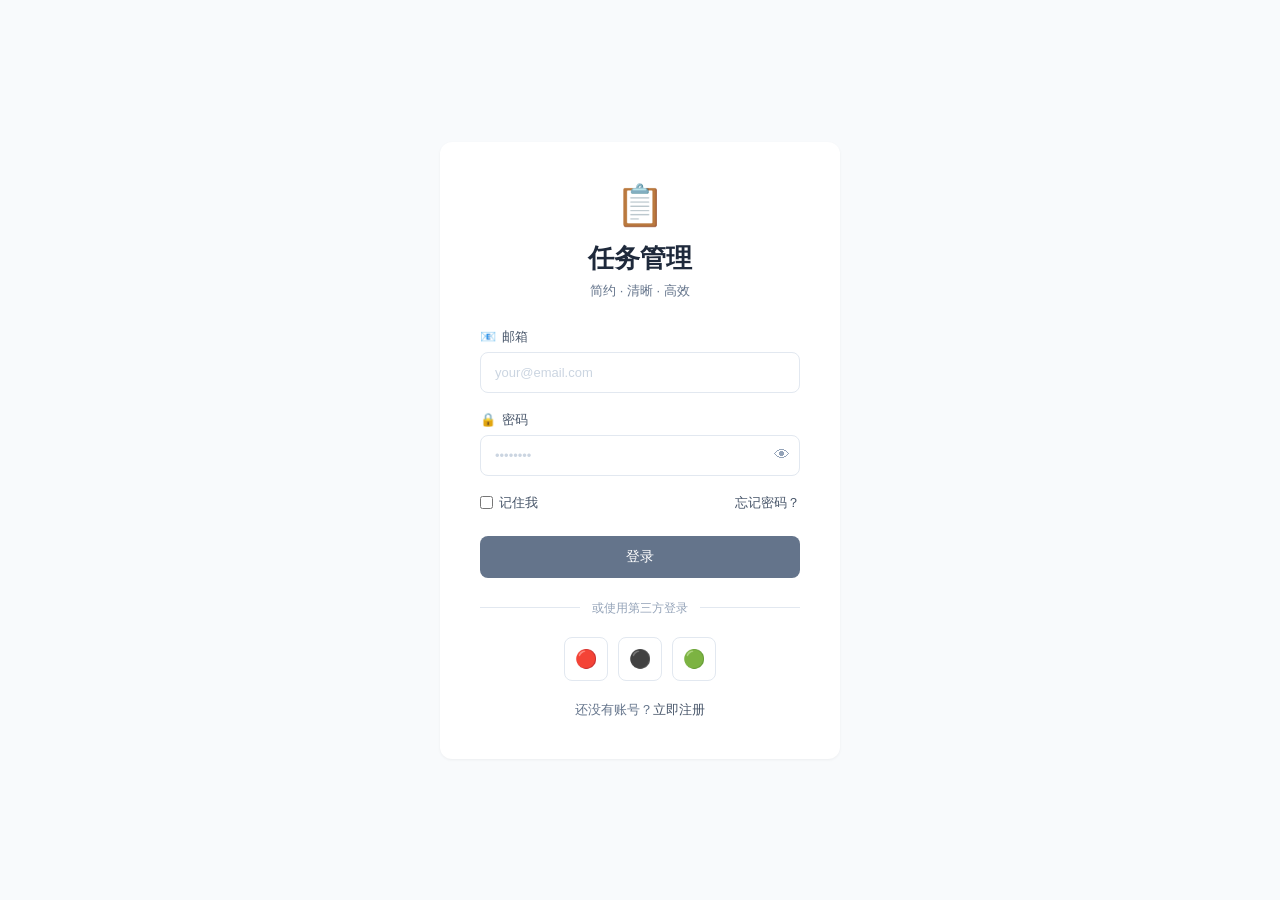
<file: docs/design/prototypes/login.html>
<!DOCTYPE html>
<html lang="zh-CN">
<head>
    <meta charset="UTF-8">
    <meta name="viewport" content="width=device-width, initial-scale=1.0">
    <title>游戏化待办系统 - 登录</title>
    <style>
        * {
            margin: 0;
            padding: 0;
            box-sizing: border-box;
        }

        body {
            font-family: -apple-system, BlinkMacSystemFont, "Segoe UI", Roboto, "Helvetica Neue", Arial, sans-serif;
            background: #f8fafc;
            min-height: 100vh;
            display: flex;
            align-items: center;
            justify-content: center;
            padding: 20px;
        }

        .login-container {
            background: white;
            border-radius: 12px;
            padding: 40px;
            max-width: 400px;
            width: 100%;
            box-shadow: 0 1px 3px rgba(0, 0, 0, 0.05);
            animation: slideUp 0.3s ease-out;
        }

        @keyframes slideUp {
            from {
                opacity: 0;
                transform: translateY(20px);
            }
            to {
                opacity: 1;
                transform: translateY(0);
            }
        }

        .logo {
            text-align: center;
            margin-bottom: 28px;
        }

        .logo-icon {
            font-size: 40px;
            margin-bottom: 12px;
        }

        .logo-title {
            font-size: 26px;
            font-weight: 600;
            color: #1e293b;
            margin-bottom: 6px;
        }

        .logo-subtitle {
            font-size: 13px;
            color: #64748b;
        }

        .form-group {
            margin-bottom: 18px;
        }

        .form-label {
            display: flex;
            align-items: center;
            gap: 6px;
            font-size: 13px;
            font-weight: 500;
            color: #475569;
            margin-bottom: 6px;
        }

        .form-input {
            width: 100%;
            padding: 12px 14px;
            border: 1px solid #e2e8f0;
            border-radius: 8px;
            font-size: 13px;
            transition: all 0.2s;
        }

        .form-input:focus {
            outline: none;
            border-color: #64748b;
            box-shadow: 0 0 0 3px rgba(100, 116, 139, 0.1);
        }

        .form-input::placeholder {
            color: #cbd5e1;
        }

        .btn-primary {
            width: 100%;
            padding: 12px;
            background: #64748b;
            color: white;
            border: none;
            border-radius: 8px;
            font-size: 14px;
            font-weight: 500;
            cursor: pointer;
            transition: all 0.2s;
            margin-top: 6px;
        }

        .btn-primary:hover {
            background: #475569;
        }

        .btn-primary:active {
            transform: scale(0.98);
        }

        .divider {
            text-align: center;
            margin: 20px 0;
            position: relative;
        }

        .divider::before {
            content: '';
            position: absolute;
            left: 0;
            top: 50%;
            width: 100%;
            height: 1px;
            background: #e2e8f0;
        }

        .divider-text {
            position: relative;
            background: white;
            padding: 0 12px;
            color: #94a3b8;
            font-size: 12px;
        }

        .social-login {
            display: flex;
            gap: 10px;
            justify-content: center;
        }

        .social-btn {
            width: 44px;
            height: 44px;
            border: 1px solid #e2e8f0;
            border-radius: 8px;
            background: white;
            font-size: 18px;
            cursor: pointer;
            transition: all 0.2s;
            display: flex;
            align-items: center;
            justify-content: center;
        }

        .social-btn:hover {
            border-color: #cbd5e1;
            background: #f8fafc;
        }

        .footer-text {
            text-align: center;
            margin-top: 20px;
            font-size: 13px;
            color: #64748b;
        }

        .footer-link {
            color: #475569;
            text-decoration: none;
            font-weight: 500;
        }

        .footer-link:hover {
            text-decoration: underline;
        }

        .remember-forgot {
            display: flex;
            justify-content: space-between;
            align-items: center;
            margin-bottom: 18px;
        }

        .remember-me {
            display: flex;
            align-items: center;
            gap: 6px;
            font-size: 13px;
            color: #475569;
        }

        .forgot-link {
            font-size: 13px;
            color: #475569;
            text-decoration: none;
        }

        .forgot-link:hover {
            text-decoration: underline;
        }

        /* Password visibility toggle */
        .password-wrapper {
            position: relative;
        }

        .password-toggle {
            position: absolute;
            right: 10px;
            top: 50%;
            transform: translateY(-50%);
            background: none;
            border: none;
            cursor: pointer;
            font-size: 16px;
            color: #94a3b8;
        }

        /* Responsive */
        @media (max-width: 640px) {
            .login-container {
                padding: 28px 24px;
            }

            .logo-title {
                font-size: 22px;
            }
        }
    </style>
</head>
<body>
    <div class="login-container">
        <div class="logo">
            <div class="logo-icon">📋</div>
            <div class="logo-title">任务管理</div>
            <div class="logo-subtitle">简约 · 清晰 · 高效</div>
        </div>

        <form onsubmit="handleLogin(event)">
            <div class="form-group">
                <label class="form-label">
                    <span>📧</span> 邮箱
                </label>
                <input type="email" class="form-input" placeholder="your@email.com" required>
            </div>

            <div class="form-group">
                <label class="form-label">
                    <span>🔒</span> 密码
                </label>
                <div class="password-wrapper">
                    <input type="password" class="form-input" id="password" placeholder="••••••••" required>
                    <button type="button" class="password-toggle" onclick="togglePassword()">👁</button>
                </div>
            </div>

            <div class="remember-forgot">
                <label class="remember-me">
                    <input type="checkbox">
                    记住我
                </label>
                <a href="#" class="forgot-link">忘记密码？</a>
            </div>

            <button type="submit" class="btn-primary">登录</button>
        </form>

        <div class="divider">
            <span class="divider-text">或使用第三方登录</span>
        </div>

        <div class="social-login">
            <button class="social-btn" title="Google">🔴</button>
            <button class="social-btn" title="GitHub">⚫</button>
            <button class="social-btn" title="WeChat">🟢</button>
        </div>

        <div class="footer-text">
            还没有账号？<a href="register.html" class="footer-link">立即注册</a>
        </div>
    </div>

    <script>
        function handleLogin(event) {
            event.preventDefault();
            window.location.href = 'home.html';
        }

        function togglePassword() {
            const passwordInput = document.getElementById('password');
            const toggleBtn = document.querySelector('.password-toggle');

            if (passwordInput.type === 'password') {
                passwordInput.type = 'text';
                toggleBtn.textContent = '👁‍🗨';
            } else {
                passwordInput.type = 'password';
                toggleBtn.textContent = '👁';
            }
        }
    </script>
</body>
</html>
</file>
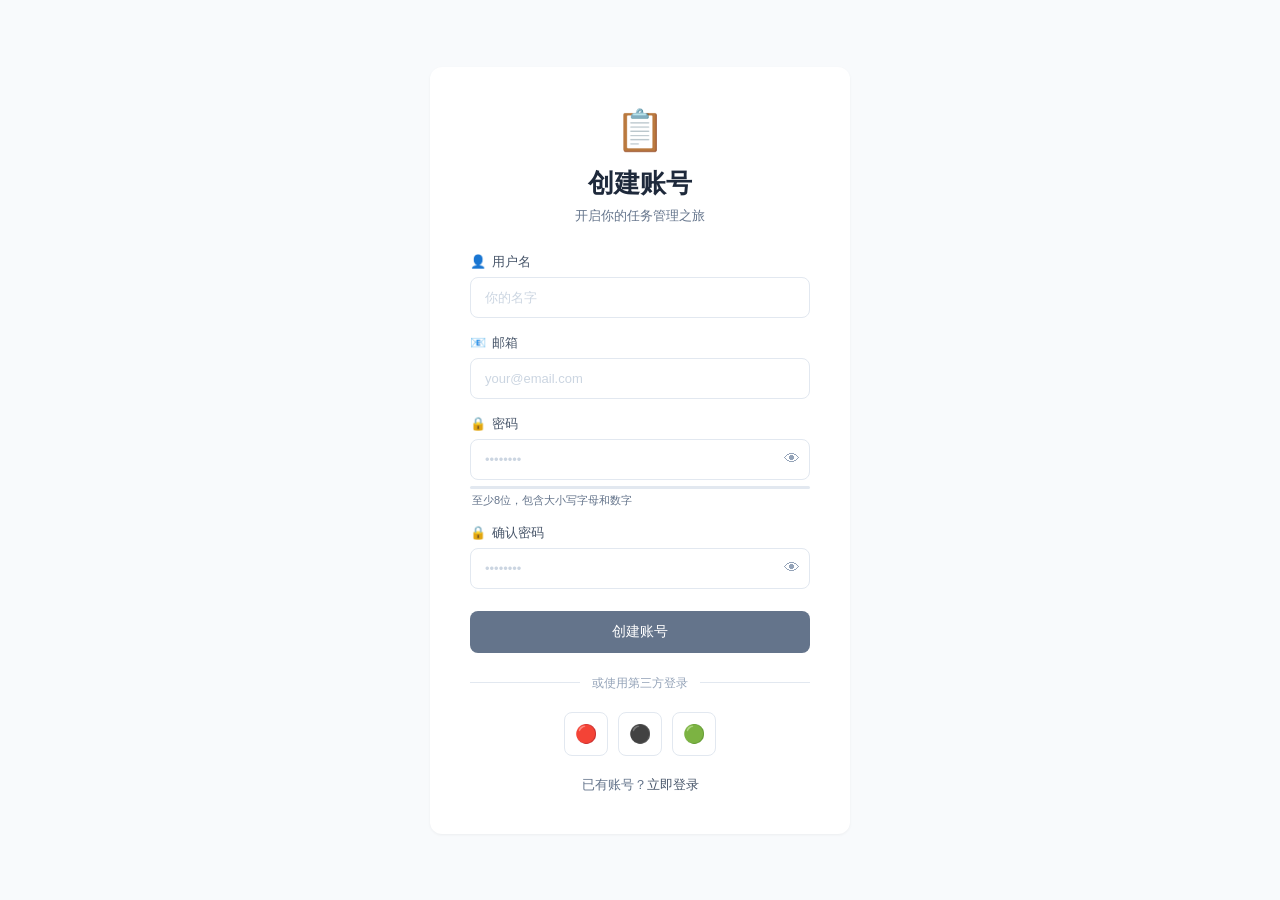
<file: docs/design/prototypes/register.html>
<!DOCTYPE html>
<html lang="zh-CN">
<head>
    <meta charset="UTF-8">
    <meta name="viewport" content="width=device-width, initial-scale=1.0">
    <title>游戏化待办系统 - 注册</title>
    <style>
        * {
            margin: 0;
            padding: 0;
            box-sizing: border-box;
        }

        body {
            font-family: -apple-system, BlinkMacSystemFont, "Segoe UI", Roboto, "Helvetica Neue", Arial, sans-serif;
            background: #f8fafc;
            min-height: 100vh;
            display: flex;
            align-items: center;
            justify-content: center;
            padding: 20px;
        }

        .register-container {
            background: white;
            border-radius: 12px;
            padding: 40px;
            max-width: 420px;
            width: 100%;
            box-shadow: 0 1px 3px rgba(0, 0, 0, 0.05);
            animation: slideUp 0.3s ease-out;
        }

        @keyframes slideUp {
            from {
                opacity: 0;
                transform: translateY(20px);
            }
            to {
                opacity: 1;
                transform: translateY(0);
            }
        }

        .logo {
            text-align: center;
            margin-bottom: 28px;
        }

        .logo-icon {
            font-size: 40px;
            margin-bottom: 12px;
        }

        .logo-title {
            font-size: 26px;
            font-weight: 600;
            color: #1e293b;
            margin-bottom: 6px;
        }

        .logo-subtitle {
            font-size: 13px;
            color: #64748b;
        }

        .form-group {
            margin-bottom: 16px;
        }

        .form-label {
            display: flex;
            align-items: center;
            gap: 6px;
            font-size: 13px;
            font-weight: 500;
            color: #475569;
            margin-bottom: 6px;
        }

        .form-input {
            width: 100%;
            padding: 12px 14px;
            border: 1px solid #e2e8f0;
            border-radius: 8px;
            font-size: 13px;
            transition: all 0.2s;
        }

        .form-input:focus {
            outline: none;
            border-color: #64748b;
            box-shadow: 0 0 0 3px rgba(100, 116, 139, 0.1);
        }

        .form-input::placeholder {
            color: #cbd5e1;
        }

        .password-hint {
            font-size: 11px;
            color: #64748b;
            margin-top: 4px;
            padding-left: 2px;
        }

        .password-hint.valid {
            color: #059669;
        }

        .password-hint.valid::before {
            content: '✓ ';
        }

        .btn-primary {
            width: 100%;
            padding: 12px;
            background: #64748b;
            color: white;
            border: none;
            border-radius: 8px;
            font-size: 14px;
            font-weight: 500;
            cursor: pointer;
            transition: all 0.2s;
            margin-top: 6px;
        }

        .btn-primary:hover {
            background: #475569;
        }

        .divider {
            text-align: center;
            margin: 20px 0;
            position: relative;
        }

        .divider::before {
            content: '';
            position: absolute;
            left: 0;
            top: 50%;
            width: 100%;
            height: 1px;
            background: #e2e8f0;
        }

        .divider-text {
            position: relative;
            background: white;
            padding: 0 12px;
            color: #94a3b8;
            font-size: 12px;
        }

        .social-login {
            display: flex;
            gap: 10px;
            justify-content: center;
        }

        .social-btn {
            width: 44px;
            height: 44px;
            border: 1px solid #e2e8f0;
            border-radius: 8px;
            background: white;
            font-size: 18px;
            cursor: pointer;
            transition: all 0.2s;
            display: flex;
            align-items: center;
            justify-content: center;
        }

        .social-btn:hover {
            border-color: #cbd5e1;
            background: #f8fafc;
        }

        .footer-text {
            text-align: center;
            margin-top: 20px;
            font-size: 13px;
            color: #64748b;
        }

        .footer-link {
            color: #475569;
            text-decoration: none;
            font-weight: 500;
        }

        .footer-link:hover {
            text-decoration: underline;
        }

        /* Password visibility toggle */
        .password-wrapper {
            position: relative;
        }

        .password-toggle {
            position: absolute;
            right: 10px;
            top: 50%;
            transform: translateY(-50%);
            background: none;
            border: none;
            cursor: pointer;
            font-size: 16px;
            color: #94a3b8;
        }

        .strength-meter {
            margin-top: 6px;
            height: 3px;
            background: #e2e8f0;
            border-radius: 2px;
            overflow: hidden;
        }

        .strength-fill {
            height: 100%;
            transition: all 0.2s;
        }

        .strength-weak { width: 33%; background: #ef4444; }
        .strength-medium { width: 66%; background: #f59e0b; }
        .strength-strong { width: 100%; background: #059669; }

        /* Responsive */
        @media (max-width: 640px) {
            .register-container {
                padding: 28px 24px;
            }

            .logo-title {
                font-size: 22px;
            }
        }
    </style>
</head>
<body>
    <div class="register-container">
        <div class="logo">
            <div class="logo-icon">📋</div>
            <div class="logo-title">创建账号</div>
            <div class="logo-subtitle">开启你的任务管理之旅</div>
        </div>

        <form onsubmit="handleRegister(event)">
            <div class="form-group">
                <label class="form-label">
                    <span>👤</span> 用户名
                </label>
                <input type="text" class="form-input" placeholder="你的名字" required>
            </div>

            <div class="form-group">
                <label class="form-label">
                    <span>📧</span> 邮箱
                </label>
                <input type="email" class="form-input" placeholder="your@email.com" required>
            </div>

            <div class="form-group">
                <label class="form-label">
                    <span>🔒</span> 密码
                </label>
                <div class="password-wrapper">
                    <input type="password" class="form-input" id="password" placeholder="••••••••" required oninput="checkPasswordStrength()">
                    <button type="button" class="password-toggle" onclick="togglePassword()">👁</button>
                </div>
                <div class="strength-meter">
                    <div class="strength-fill" id="strengthFill"></div>
                </div>
                <div class="password-hint" id="passwordHint">
                    至少8位，包含大小写字母和数字
                </div>
            </div>

            <div class="form-group">
                <label class="form-label">
                    <span>🔒</span> 确认密码
                </label>
                <div class="password-wrapper">
                    <input type="password" class="form-input" id="confirmPassword" placeholder="••••••••" required oninput="checkPasswordMatch()">
                    <button type="button" class="password-toggle" onclick="toggleConfirmPassword()">👁</button>
                </div>
                <div class="password-hint" id="matchHint" style="display: none;">
                    密码匹配
                </div>
            </div>

            <button type="submit" class="btn-primary">创建账号</button>
        </form>

        <div class="divider">
            <span class="divider-text">或使用第三方登录</span>
        </div>

        <div class="social-login">
            <button class="social-btn" title="Google">🔴</button>
            <button class="social-btn" title="GitHub">⚫</button>
            <button class="social-btn" title="WeChat">🟢</button>
        </div>

        <div class="footer-text">
            已有账号？<a href="login.html" class="footer-link">立即登录</a>
        </div>
    </div>

    <script>
        function handleRegister(event) {
            event.preventDefault();
            window.location.href = 'home.html';
        }

        function togglePassword() {
            const passwordInput = document.getElementById('password');
            const toggleBtn = passwordInput.nextElementSibling;

            if (passwordInput.type === 'password') {
                passwordInput.type = 'text';
                toggleBtn.textContent = '👁‍🗨';
            } else {
                passwordInput.type = 'password';
                toggleBtn.textContent = '👁';
            }
        }

        function toggleConfirmPassword() {
            const confirmPasswordInput = document.getElementById('confirmPassword');
            const toggleBtn = confirmPasswordInput.nextElementSibling;

            if (confirmPasswordInput.type === 'password') {
                confirmPasswordInput.type = 'text';
                toggleBtn.textContent = '👁‍🗨';
            } else {
                confirmPasswordInput.type = 'password';
                toggleBtn.textContent = '👁';
            }
        }

        function checkPasswordStrength() {
            const password = document.getElementById('password').value;
            const strengthFill = document.getElementById('strengthFill');
            const passwordHint = document.getElementById('passwordHint');

            let strength = 0;
            if (password.length >= 8) strength++;
            if (/[a-z]/.test(password) && /[A-Z]/.test(password)) strength++;
            if (/\d/.test(password)) strength++;
            if (/[^a-zA-Z0-9]/.test(password)) strength++;

            strengthFill.className = 'strength-fill';
            if (strength <= 1) {
                strengthFill.classList.add('strength-weak');
                passwordHint.classList.remove('valid');
                passwordHint.textContent = '密码强度：弱';
            } else if (strength <= 2) {
                strengthFill.classList.add('strength-medium');
                passwordHint.classList.remove('valid');
                passwordHint.textContent = '密码强度：中等';
            } else {
                strengthFill.classList.add('strength-strong');
                passwordHint.classList.add('valid');
                passwordHint.textContent = '密码强度：强';
            }

            checkPasswordMatch();
        }

        function checkPasswordMatch() {
            const password = document.getElementById('password').value;
            const confirmPassword = document.getElementById('confirmPassword').value;
            const matchHint = document.getElementById('matchHint');

            if (confirmPassword.length > 0) {
                matchHint.style.display = 'block';
                if (password === confirmPassword) {
                    matchHint.classList.add('valid');
                    matchHint.textContent = '✓ 密码匹配';
                } else {
                    matchHint.classList.remove('valid');
                    matchHint.textContent = '✗ 密码不匹配';
                    matchHint.style.color = '#ef4444';
                }
            } else {
                matchHint.style.display = 'none';
            }
        }
    </script>
</body>
</html>
</file>
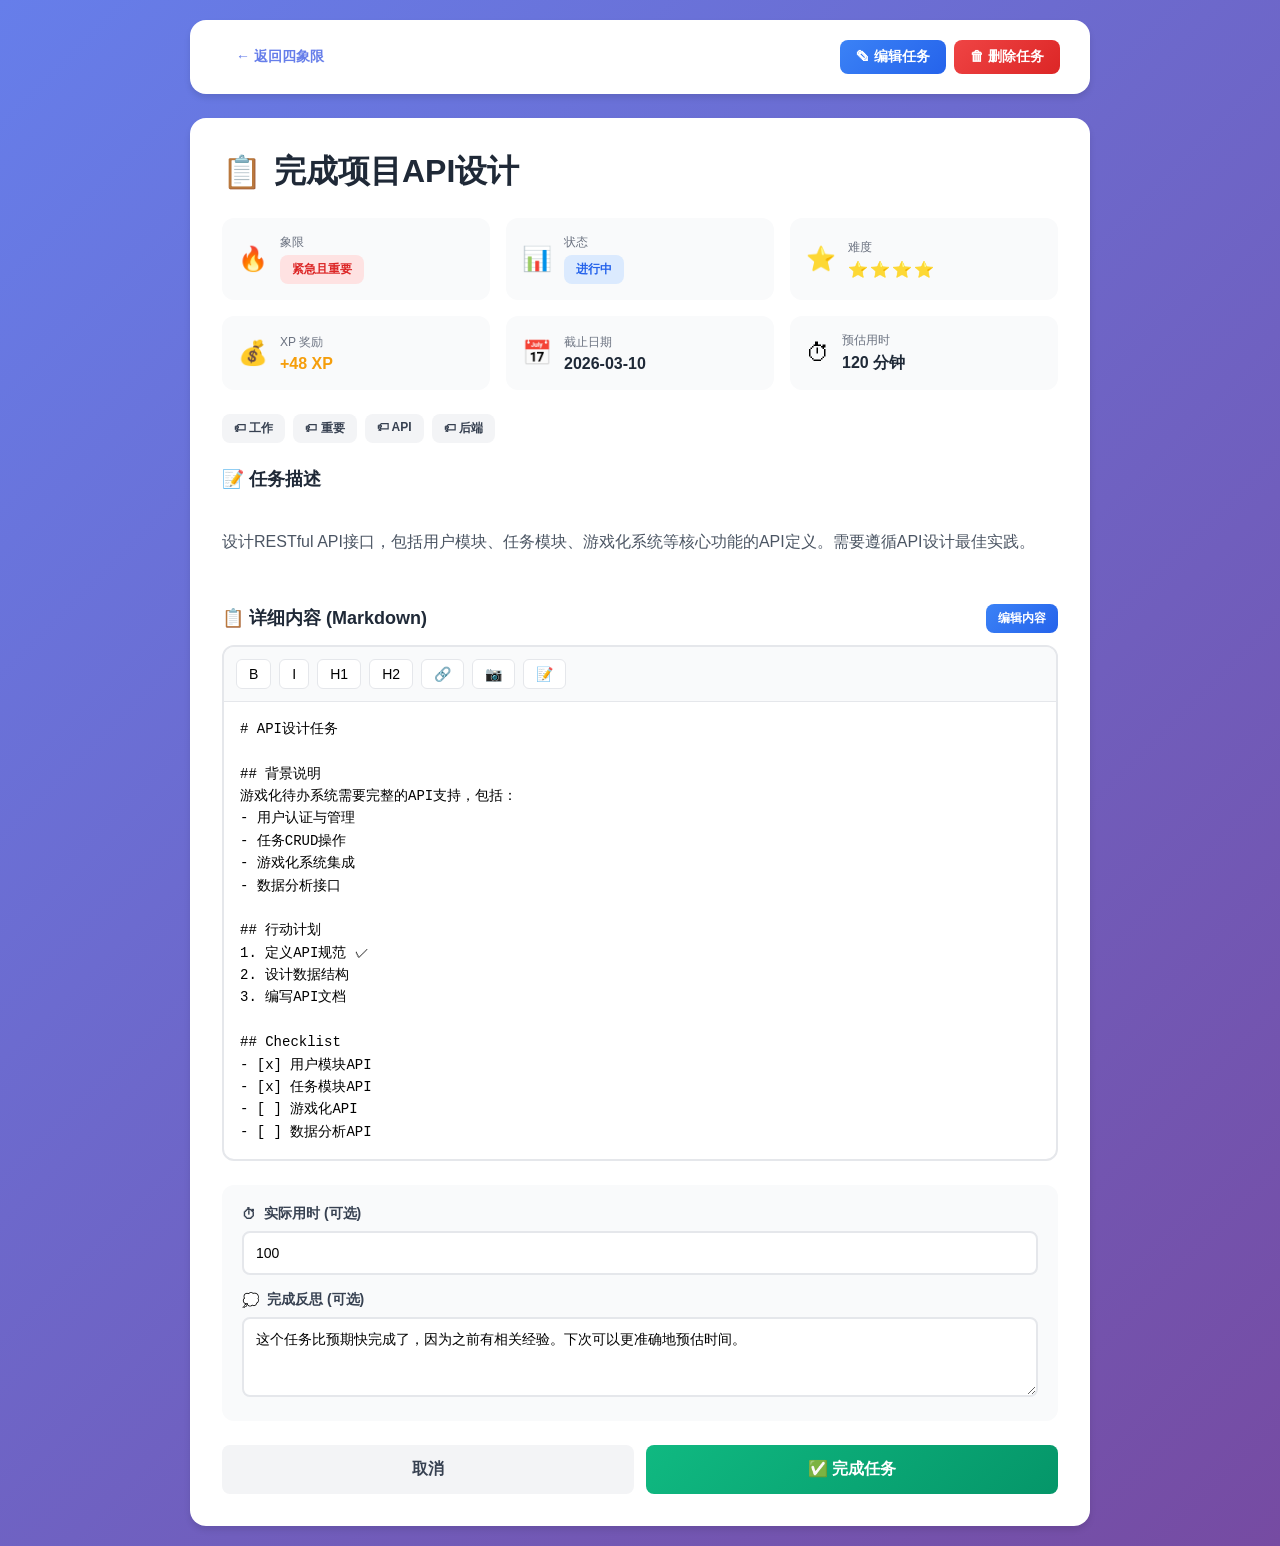
<file: docs/design/prototypes/task-detail.html>
<!DOCTYPE html>
<html lang="zh-CN">
<head>
    <meta charset="UTF-8">
    <meta name="viewport" content="width=device-width, initial-scale=1.0">
    <title>游戏化待办系统 - 任务详情</title>
    <style>
        * {
            margin: 0;
            padding: 0;
            box-sizing: border-box;
        }

        body {
            font-family: -apple-system, BlinkMacSystemFont, "Segoe UI", Roboto, "Helvetica Neue", Arial, sans-serif;
            background: linear-gradient(135deg, #667eea 0%, #764ba2 100%);
            min-height: 100vh;
            padding: 20px;
        }

        .container {
            max-width: 900px;
            margin: 0 auto;
        }

        /* Header */
        .header {
            background: white;
            border-radius: 16px;
            padding: 20px 30px;
            margin-bottom: 24px;
            box-shadow: 0 4px 6px rgba(0, 0, 0, 0.1);
            display: flex;
            justify-content: space-between;
            align-items: center;
        }

        .header-left {
            display: flex;
            align-items: center;
            gap: 16px;
        }

        .back-btn {
            background: none;
            border: none;
            font-size: 14px;
            color: #667eea;
            cursor: pointer;
            padding: 8px 16px;
            border-radius: 8px;
            transition: all 0.3s;
            font-weight: 600;
        }

        .back-btn:hover {
            background: #f3f4f6;
        }

        .header-actions {
            display: flex;
            gap: 8px;
        }

        .btn {
            padding: 8px 16px;
            border: none;
            border-radius: 8px;
            font-size: 14px;
            font-weight: 600;
            cursor: pointer;
            transition: all 0.3s;
        }

        .btn-primary {
            background: linear-gradient(135deg, #3b82f6, #2563eb);
            color: white;
        }

        .btn-danger {
            background: linear-gradient(135deg, #ef4444, #dc2626);
            color: white;
        }

        .btn:hover {
            transform: translateY(-2px);
        }

        /* Task Detail Card */
        .task-detail {
            background: white;
            border-radius: 16px;
            padding: 32px;
            box-shadow: 0 4px 6px rgba(0, 0, 0, 0.1);
            animation: slideUp 0.5s ease-out;
        }

        @keyframes slideUp {
            from {
                opacity: 0;
                transform: translateY(30px);
            }
            to {
                opacity: 1;
                transform: translateY(0);
            }
        }

        .task-title {
            font-size: 32px;
            font-weight: bold;
            color: #1f2937;
            margin-bottom: 24px;
            display: flex;
            align-items: center;
            gap: 12px;
        }

        .task-meta {
            display: grid;
            grid-template-columns: repeat(auto-fit, minmax(200px, 1fr));
            gap: 16px;
            margin-bottom: 24px;
        }

        .meta-item {
            background: #f9fafb;
            padding: 16px;
            border-radius: 12px;
            display: flex;
            align-items: center;
            gap: 12px;
        }

        .meta-icon {
            font-size: 24px;
        }

        .meta-content {
            flex: 1;
        }

        .meta-label {
            font-size: 12px;
            color: #6b7280;
            margin-bottom: 4px;
        }

        .meta-value {
            font-size: 16px;
            font-weight: 600;
            color: #1f2937;
        }

        .quadrant-badge {
            display: inline-block;
            padding: 6px 12px;
            border-radius: 8px;
            font-size: 12px;
            font-weight: 600;
        }

        .quadrant-badge.q1 {
            background: #fee2e2;
            color: #dc2626;
        }

        .quadrant-badge.q2 {
            background: #dbeafe;
            color: #2563eb;
        }

        .quadrant-badge.q3 {
            background: #fef3c7;
            color: #d97706;
        }

        .quadrant-badge.q4 {
            background: #d1fae5;
            color: #059669;
        }

        .status-badge {
            display: inline-block;
            padding: 6px 12px;
            border-radius: 8px;
            font-size: 12px;
            font-weight: 600;
        }

        .status-badge.pending {
            background: #fef3c7;
            color: #d97706;
        }

        .status-badge.in-progress {
            background: #dbeafe;
            color: #2563eb;
        }

        .status-badge.completed {
            background: #d1fae5;
            color: #059669;
        }

        .tags {
            display: flex;
            flex-wrap: wrap;
            gap: 8px;
            margin-bottom: 24px;
        }

        .tag {
            padding: 6px 12px;
            background: #f3f4f6;
            border-radius: 8px;
            font-size: 12px;
            font-weight: 600;
            color: #374151;
        }

        .section {
            margin-bottom: 24px;
        }

        .section-title {
            font-size: 18px;
            font-weight: bold;
            color: #1f2937;
            margin-bottom: 12px;
            display: flex;
            align-items: center;
            gap: 8px;
        }

        .section-content {
            color: #4b5563;
            line-height: 1.6;
            white-space: pre-wrap;
        }

        /* Markdown Editor */
        .markdown-editor {
            border: 2px solid #e5e7eb;
            border-radius: 12px;
            overflow: hidden;
        }

        .markdown-toolbar {
            background: #f9fafb;
            padding: 12px;
            border-bottom: 1px solid #e5e7eb;
            display: flex;
            gap: 8px;
        }

        .toolbar-btn {
            background: white;
            border: 1px solid #e5e7eb;
            padding: 6px 12px;
            border-radius: 6px;
            cursor: pointer;
            font-size: 14px;
            transition: all 0.3s;
        }

        .toolbar-btn:hover {
            background: #f3f4f6;
        }

        .markdown-content {
            padding: 16px;
            min-height: 300px;
            font-family: 'Courier New', monospace;
            font-size: 14px;
            line-height: 1.6;
            white-space: pre-wrap;
        }

        .checklist {
            list-style: none;
            padding: 0;
        }

        .checklist li {
            display: flex;
            align-items: center;
            gap: 12px;
            padding: 8px 0;
            color: #374151;
        }

        .checklist input[type="checkbox"] {
            width: 18px;
            height: 18px;
            cursor: pointer;
        }

        .checklist label {
            flex: 1;
            cursor: pointer;
        }

        .checklist input:checked + label {
            text-decoration: line-through;
            color: #9ca3af;
        }

        /* Optional Fields */
        .optional-fields {
            background: #f9fafb;
            border-radius: 12px;
            padding: 20px;
            margin-top: 24px;
        }

        .form-group {
            margin-bottom: 16px;
        }

        .form-group:last-child {
            margin-bottom: 0;
        }

        .form-label {
            display: flex;
            align-items: center;
            gap: 8px;
            font-size: 14px;
            font-weight: 600;
            color: #374151;
            margin-bottom: 8px;
        }

        .form-input,
        .form-textarea {
            width: 100%;
            padding: 12px;
            border: 2px solid #e5e7eb;
            border-radius: 8px;
            font-size: 14px;
            transition: all 0.3s;
        }

        .form-input:focus,
        .form-textarea:focus {
            outline: none;
            border-color: #667eea;
            box-shadow: 0 0 0 3px rgba(102, 126, 234, 0.1);
        }

        .form-textarea {
            min-height: 80px;
            resize: vertical;
        }

        /* Action Buttons */
        .action-buttons {
            display: flex;
            gap: 12px;
            margin-top: 24px;
        }

        .action-buttons .btn {
            flex: 1;
            padding: 14px;
            font-size: 16px;
        }

        .btn-success {
            background: linear-gradient(135deg, #10b981, #059669);
            color: white;
        }

        .btn-secondary {
            background: #f3f4f6;
            color: #374151;
        }

        /* Responsive */
        @media (max-width: 640px) {
            .task-detail {
                padding: 20px;
            }

            .task-title {
                font-size: 24px;
            }

            .task-meta {
                grid-template-columns: 1fr;
            }

            .header {
                flex-direction: column;
                gap: 12px;
            }

            .header-actions {
                width: 100%;
                justify-content: space-between;
            }
        }

        /* Stars */
        .stars {
            color: #fbbf24;
            letter-spacing: 2px;
        }
    </style>
</head>
<body>
    <div class="container">
        <!-- Header -->
        <div class="header">
            <div class="header-left">
                <button class="back-btn" onclick="window.location.href='home.html'">← 返回四象限</button>
            </div>
            <div class="header-actions">
                <button class="btn btn-primary">✎ 编辑任务</button>
                <button class="btn btn-danger">🗑 删除任务</button>
            </div>
        </div>

        <!-- Task Detail -->
        <div class="task-detail">
            <div class="task-title">
                <span>📋</span>
                完成项目API设计
            </div>

            <!-- Meta Information -->
            <div class="task-meta">
                <div class="meta-item">
                    <div class="meta-icon">🔥</div>
                    <div class="meta-content">
                        <div class="meta-label">象限</div>
                        <div class="meta-value">
                            <span class="quadrant-badge q1">紧急且重要</span>
                        </div>
                    </div>
                </div>

                <div class="meta-item">
                    <div class="meta-icon">📊</div>
                    <div class="meta-content">
                        <div class="meta-label">状态</div>
                        <div class="meta-value">
                            <span class="status-badge in-progress">进行中</span>
                        </div>
                    </div>
                </div>

                <div class="meta-item">
                    <div class="meta-icon">⭐</div>
                    <div class="meta-content">
                        <div class="meta-label">难度</div>
                        <div class="meta-value stars">⭐⭐⭐⭐</div>
                    </div>
                </div>

                <div class="meta-item">
                    <div class="meta-icon">💰</div>
                    <div class="meta-content">
                        <div class="meta-label">XP 奖励</div>
                        <div class="meta-value" style="color: #f59e0b; font-weight: bold;">+48 XP</div>
                    </div>
                </div>

                <div class="meta-item">
                    <div class="meta-icon">📅</div>
                    <div class="meta-content">
                        <div class="meta-label">截止日期</div>
                        <div class="meta-value">2026-03-10</div>
                    </div>
                </div>

                <div class="meta-item">
                    <div class="meta-icon">⏱</div>
                    <div class="meta-content">
                        <div class="meta-label">预估用时</div>
                        <div class="meta-value">120 分钟</div>
                    </div>
                </div>
            </div>

            <!-- Tags -->
            <div class="tags">
                <span class="tag">🏷 工作</span>
                <span class="tag">🏷 重要</span>
                <span class="tag">🏷 API</span>
                <span class="tag">🏷 后端</span>
            </div>

            <!-- Description -->
            <div class="section">
                <div class="section-title">📝 任务描述</div>
                <div class="section-content">
设计RESTful API接口，包括用户模块、任务模块、游戏化系统等核心功能的API定义。需要遵循API设计最佳实践。
                </div>
            </div>

            <!-- Markdown Content -->
            <div class="section">
                <div class="section-title">
                    📋 详细内容 (Markdown)
                    <button class="btn btn-primary" style="margin-left: auto; padding: 6px 12px; font-size: 12px;">编辑内容</button>
                </div>
                <div class="markdown-editor">
                    <div class="markdown-toolbar">
                        <button class="toolbar-btn">B</button>
                        <button class="toolbar-btn">I</button>
                        <button class="toolbar-btn">H1</button>
                        <button class="toolbar-btn">H2</button>
                        <button class="toolbar-btn">🔗</button>
                        <button class="toolbar-btn">📷</button>
                        <button class="toolbar-btn">📝</button>
                    </div>
                    <div class="markdown-content"># API设计任务

## 背景说明
游戏化待办系统需要完整的API支持，包括：
- 用户认证与管理
- 任务CRUD操作
- 游戏化系统集成
- 数据分析接口

## 行动计划
1. 定义API规范 ✓
2. 设计数据结构
3. 编写API文档

## Checklist
- [x] 用户模块API
- [x] 任务模块API
- [ ] 游戏化API
- [ ] 数据分析API</div>
                </div>
            </div>

            <!-- Optional Fields -->
            <div class="optional-fields">
                <div class="form-group">
                    <label class="form-label">
                        <span>⏱</span> 实际用时 (可选)
                    </label>
                    <input type="number" class="form-input" placeholder="100" value="100">
                </div>

                <div class="form-group">
                    <label class="form-label">
                        <span>💭</span> 完成反思 (可选)
                    </label>
                    <textarea class="form-textarea" placeholder="记录你的想法...">这个任务比预期快完成了，因为之前有相关经验。下次可以更准确地预估时间。</textarea>
                </div>
            </div>

            <!-- Action Buttons -->
            <div class="action-buttons">
                <button class="btn btn-secondary" onclick="window.location.href='home.html'">取消</button>
                <button class="btn btn-success" onclick="completeTask()">✅ 完成任务</button>
            </div>
        </div>
    </div>

    <script>
        function completeTask() {
            if (confirm('确定要完成这个任务吗？')) {
                alert('🎉 任务完成！获得 48 XP');
                window.location.href = 'home.html';
            }
        }
    </script>
</body>
</html>
</file>
